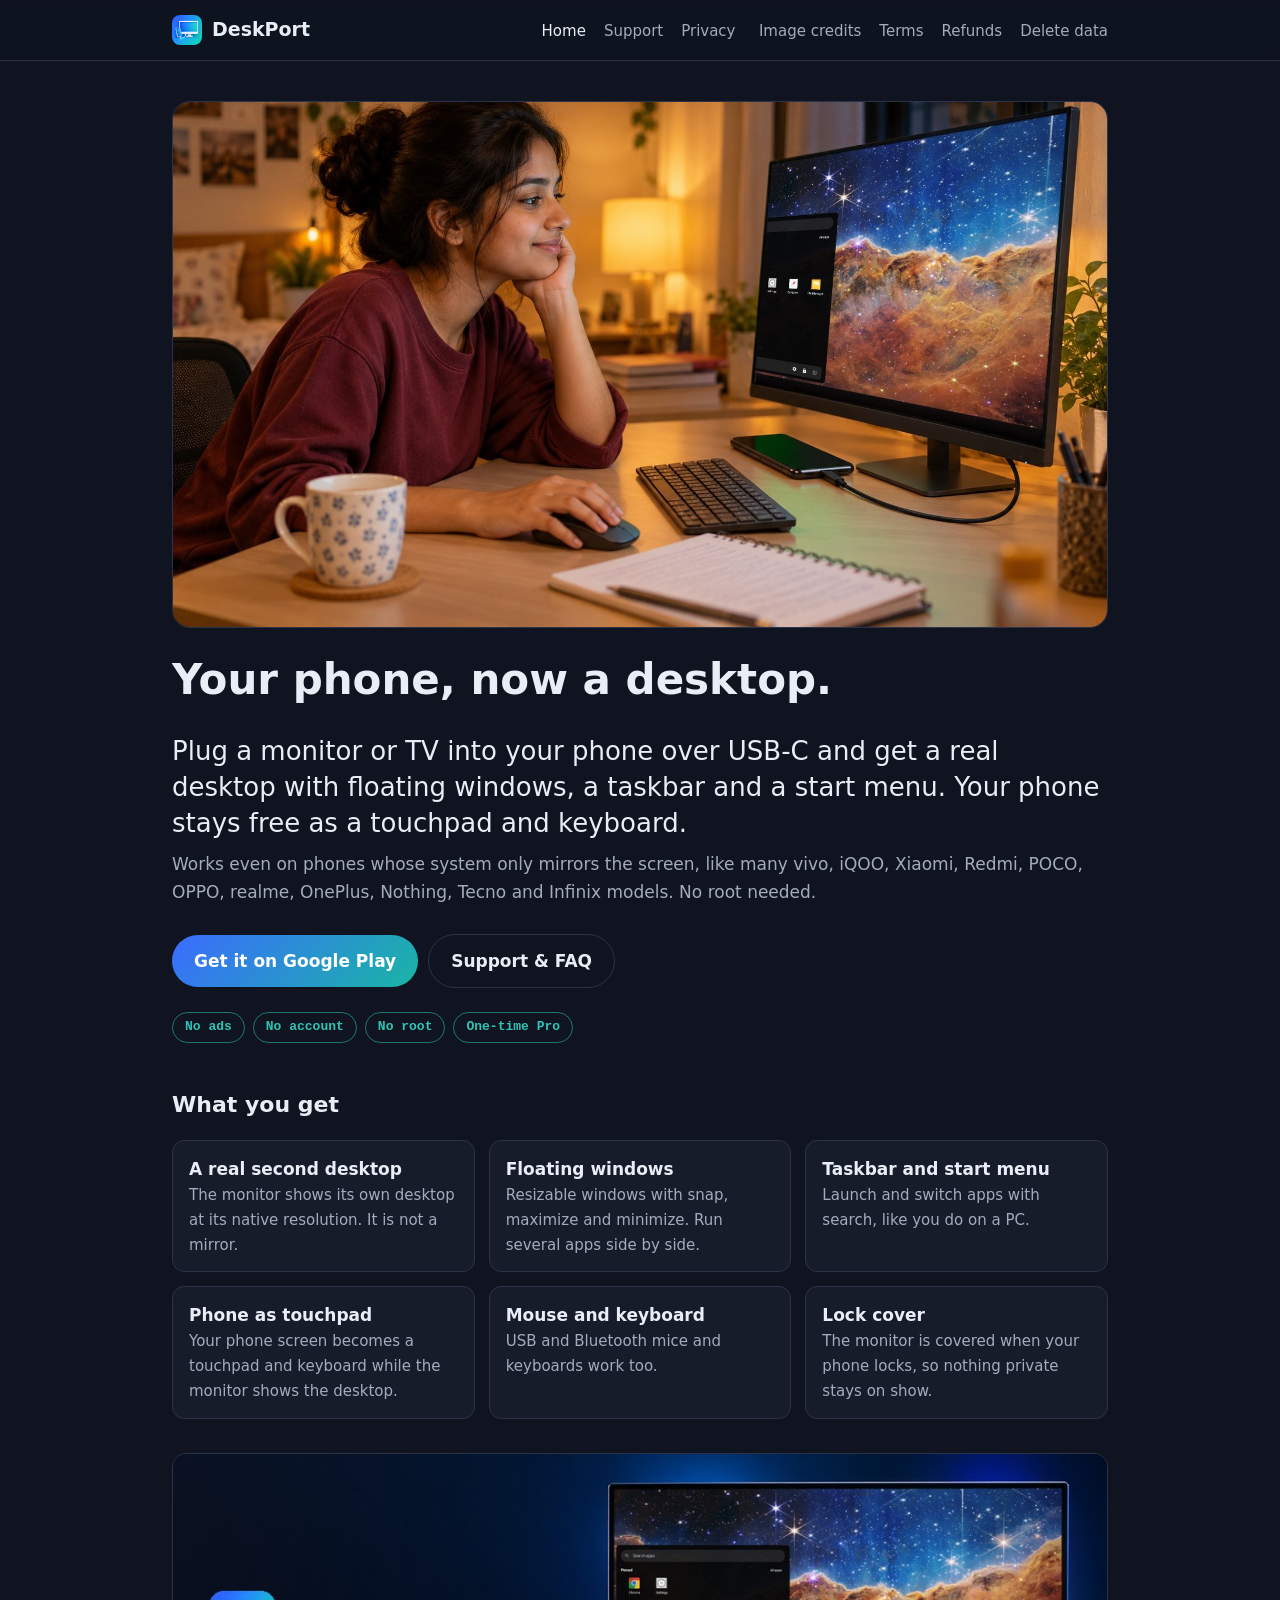
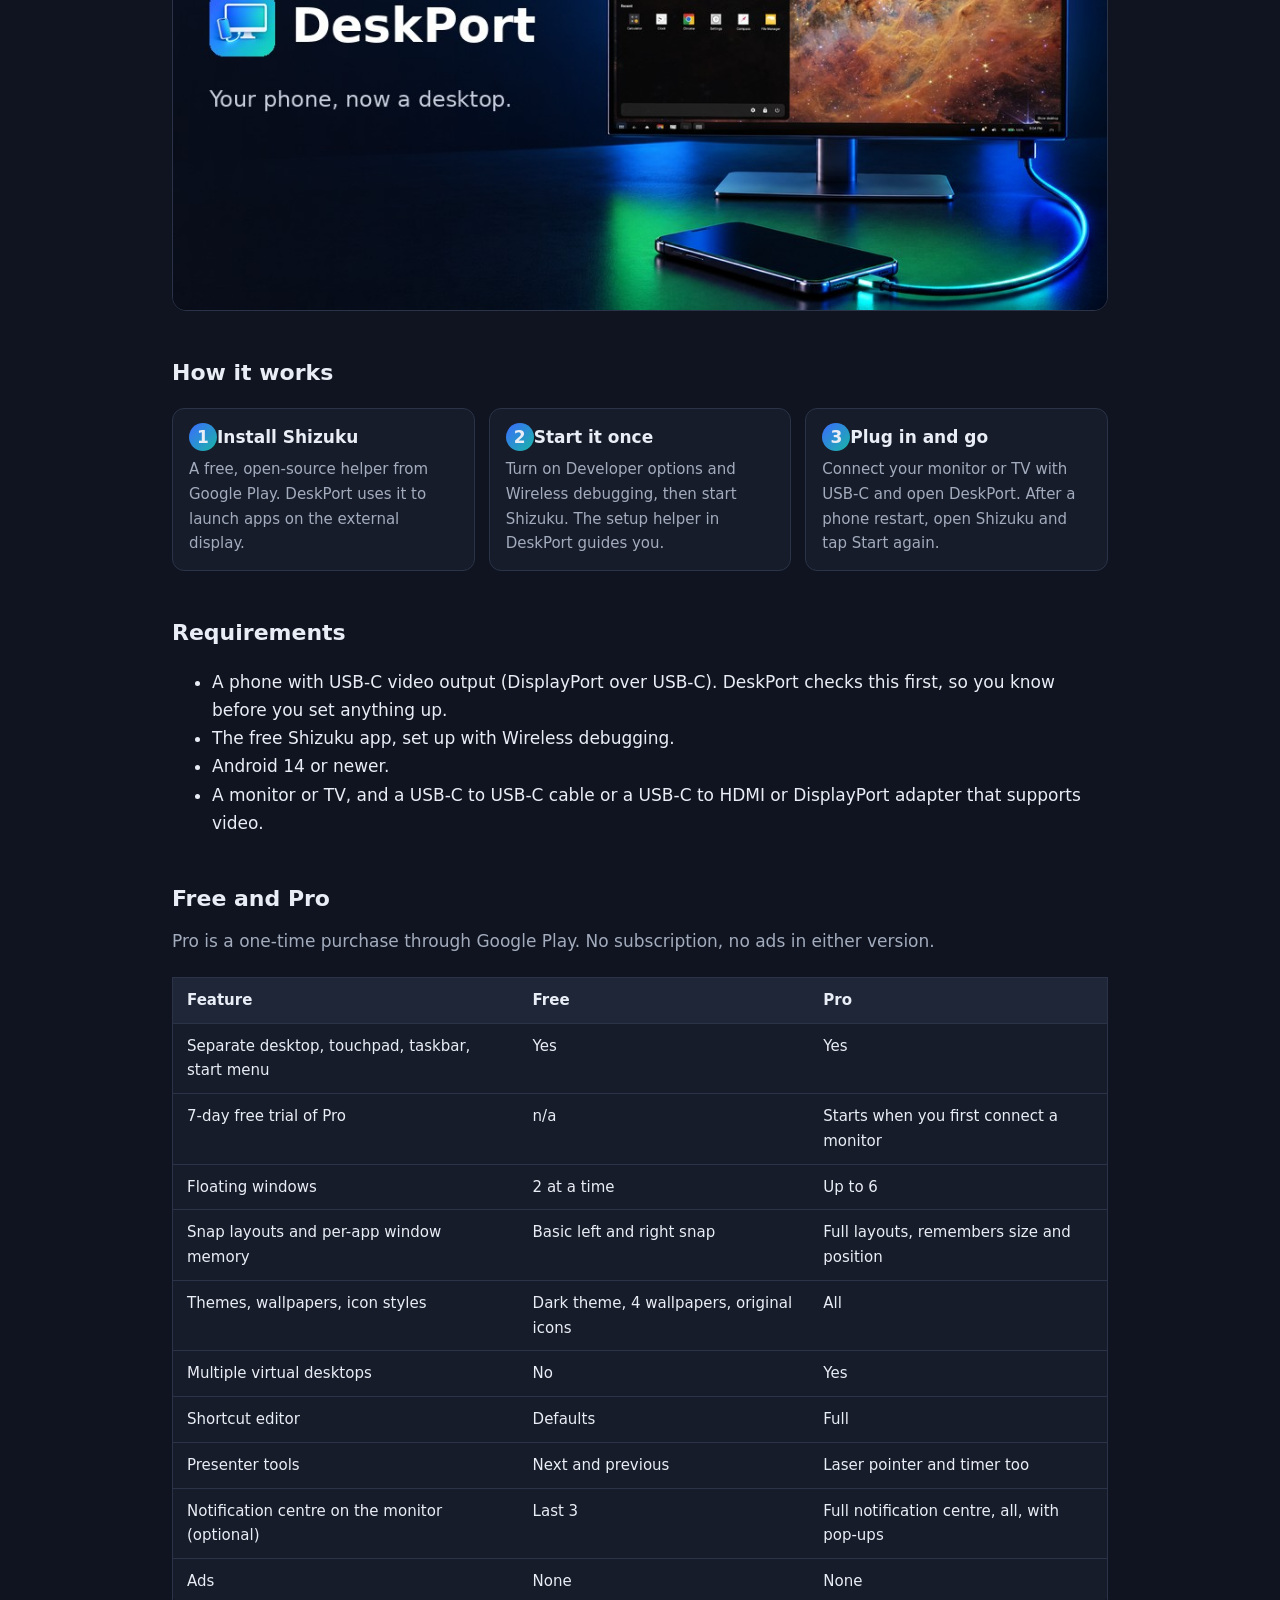
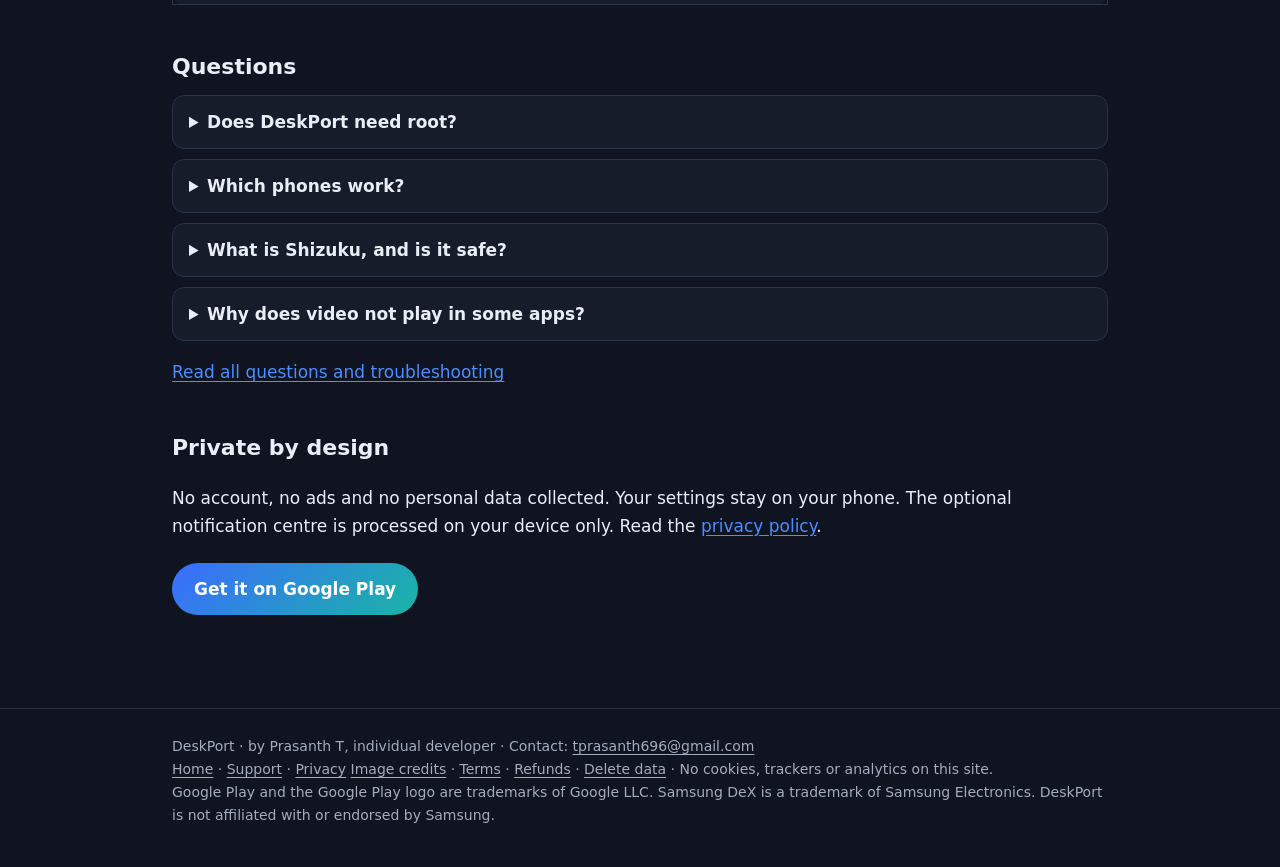
<file: index.html>
<!doctype html>
<html lang="en">
<head>
<meta charset="utf-8">
<meta name="viewport" content="width=device-width, initial-scale=1">
<title>DeskPort: Phone Desktop Mode. Your phone, now a desktop.</title>
<meta name="description" content="DeskPort turns your Android phone into a desktop PC on any monitor or TV over USB-C: windows, taskbar, start menu, mouse and keyboard. No ads, no accounts.">
<meta name="theme-color" content="#0F1420">
<link rel="canonical" href="https://prasantht96.github.io/deskport-site/">
<meta property="og:type" content="website">
<meta property="og:site_name" content="DeskPort">
<meta property="og:title" content="DeskPort: Phone Desktop Mode. Your phone, now a desktop.">
<meta property="og:description" content="DeskPort turns your Android phone into a desktop PC on any monitor or TV over USB-C: windows, taskbar, start menu, mouse and keyboard. No ads, no accounts.">
<meta property="og:url" content="https://prasantht96.github.io/deskport-site/">
<meta property="og:image" content="https://prasantht96.github.io/deskport-site/assets/og-1200x675.jpg">
<meta name="twitter:card" content="summary_large_image">
<meta name="twitter:title" content="DeskPort: Phone Desktop Mode. Your phone, now a desktop.">
<meta name="twitter:description" content="DeskPort turns your Android phone into a desktop PC on any monitor or TV over USB-C: windows, taskbar, start menu, mouse and keyboard. No ads, no accounts.">
<meta name="twitter:image" content="https://prasantht96.github.io/deskport-site/assets/og-1200x675.jpg">
<link rel="icon" type="image/png" sizes="32x32" href="assets/favicon-32.png">
<link rel="apple-touch-icon" href="assets/icon-192.png">
<link rel="stylesheet" href="assets/style.css">
</head>
<body>
<header class="top"><div class="wrap">
<a class="brand" href="index.html"><img src="assets/icon-192.png" alt="" width="30" height="30"><span>DeskPort</span></a>
<nav><a href="index.html" aria-current="page">Home</a><a href="support.html">Support</a><a href="privacy.html">Privacy</a> <a href="credits.html">Image credits</a><a href="terms.html">Terms</a><a href="refunds.html">Refunds</a><a href="delete-data.html">Delete data</a></nav>
</div></header>
<main><div class="wrap">
<div class="hero"><img src="assets/hero.jpg" width="1024" height="500" alt="DeskPort: a phone driving a desktop with windows and a taskbar on an external monitor."></div>
<h1 style="margin-top:28px">Your phone, now a desktop.</h1>
<p class="lede">Plug a monitor or TV into your phone over USB-C and get a real desktop with floating windows, a taskbar and a start menu. Your phone stays free as a touchpad and keyboard.</p>
<p class="sub">Works even on phones whose system only mirrors the screen, like many vivo, iQOO, Xiaomi, Redmi, POCO, OPPO, realme, OnePlus, Nothing, Tecno and Infinix models. No root needed.</p>
<p><a class="btn" href="https://play.google.com/store/apps/details?id=com.deskport.app">Get it on Google Play</a><a class="btn ghost" href="support.html">Support &amp; FAQ</a></p>
<ul class="chips"><li>No ads</li><li>No account</li><li>No root</li><li>One-time Pro</li></ul>

<h2>What you get</h2>
<ul class="feat">
<li><b>A real second desktop</b><span>The monitor shows its own desktop at its native resolution. It is not a mirror.</span></li>
<li><b>Floating windows</b><span>Resizable windows with snap, maximize and minimize. Run several apps side by side.</span></li>
<li><b>Taskbar and start menu</b><span>Launch and switch apps with search, like you do on a PC.</span></li>
<li><b>Phone as touchpad</b><span>Your phone screen becomes a touchpad and keyboard while the monitor shows the desktop.</span></li>
<li><b>Mouse and keyboard</b><span>USB and Bluetooth mice and keyboards work too.</span></li>
<li><b>Lock cover</b><span>The monitor is covered when your phone locks, so nothing private stays on show.</span></li>
</ul>
<div class="shot"><img src="assets/feature-1024x500.jpg" width="1024" height="500" alt="DeskPort desktop with floating windows on a monitor." loading="lazy"></div>

<h2>How it works</h2>
<ol class="steps">
<li><b>Install Shizuku</b><span>A free, open-source helper from Google Play. DeskPort uses it to launch apps on the external display.</span></li>
<li><b>Start it once</b><span>Turn on Developer options and Wireless debugging, then start Shizuku. The setup helper in DeskPort guides you.</span></li>
<li><b>Plug in and go</b><span>Connect your monitor or TV with USB-C and open DeskPort. After a phone restart, open Shizuku and tap Start again.</span></li>
</ol>

<h2>Requirements</h2>
<ul>
<li>A phone with USB-C video output (DisplayPort over USB-C). DeskPort checks this first, so you know before you set anything up.</li>
<li>The free Shizuku app, set up with Wireless debugging.</li>
<li>Android 14 or newer.</li>
<li>A monitor or TV, and a USB-C to USB-C cable or a USB-C to HDMI or DisplayPort adapter that supports video.</li>
</ul>

<h2>Free and Pro</h2>
<p class="sub">Pro is a one-time purchase through Google Play. No subscription, no ads in either version.</p>
<div class="tablewrap"><table>
<thead><tr><th>Feature</th><th>Free</th><th>Pro</th></tr></thead>
<tbody>
<tr><td>Separate desktop, touchpad, taskbar, start menu</td><td>Yes</td><td>Yes</td></tr>
<tr><td>7-day free trial of Pro</td><td>n/a</td><td>Starts when you first connect a monitor</td></tr>
<tr><td>Floating windows</td><td>2 at a time</td><td>Up to 6</td></tr>
<tr><td>Snap layouts and per-app window memory</td><td>Basic left and right snap</td><td>Full layouts, remembers size and position</td></tr>
<tr><td>Themes, wallpapers, icon styles</td><td>Dark theme, 4 wallpapers, original icons</td><td>All</td></tr>
<tr><td>Multiple virtual desktops</td><td>No</td><td>Yes</td></tr>
<tr><td>Shortcut editor</td><td>Defaults</td><td>Full</td></tr>
<tr><td>Presenter tools</td><td>Next and previous</td><td>Laser pointer and timer too</td></tr>
<tr><td>Notification centre on the monitor (optional)</td><td>Last 3</td><td>Full notification centre, all, with pop-ups</td></tr>
<tr><td>Ads</td><td>None</td><td>None</td></tr>
</tbody></table></div>

<h2>Questions</h2>
<details><summary>Does DeskPort need root?</summary><p>No. No root, no unlocked bootloader and no custom ROM.</p></details>
<details><summary>Which phones work?</summary><p>Phones with USB-C video output (DisplayPort over USB-C) work, including phones whose system only mirrors the screen, such as many vivo, iQOO, Xiaomi, Redmi, POCO, OPPO, realme, OnePlus, Nothing, Tecno and Infinix models. DeskPort checks compatibility first.</p></details>
<details><summary>What is Shizuku, and is it safe?</summary><p>Shizuku is a free, open-source app that lets other apps use limited system features after you approve them. DeskPort uses it to start apps on the external display. It only grants access to apps you allow, and you can revoke access any time in Shizuku.</p></details>
<details><summary>Why does video not play in some apps?</summary><p>Some apps, such as certain streaming apps, use DRM protection and may not play video inside windows. This is a limit set by those apps, not by DeskPort.</p></details>
<p><a href="support.html#faq">Read all questions and troubleshooting</a></p>

<h2>Private by design</h2>
<p>No account, no ads and no personal data collected. Your settings stay on your phone. The optional notification centre is processed on your device only. Read the <a href="privacy.html">privacy policy</a>.</p>
<p><a class="btn" href="https://play.google.com/store/apps/details?id=com.deskport.app">Get it on Google Play</a></p>

</div></main>
<footer><div class="wrap">
DeskPort · by Prasanth T, individual developer · Contact: <a href="mailto:tprasanth696@gmail.com">tprasanth696@gmail.com</a><br>
<a href="index.html">Home</a> · <a href="support.html">Support</a> · <a href="privacy.html">Privacy</a> <a href="credits.html">Image credits</a> · <a href="terms.html">Terms</a> · <a href="refunds.html">Refunds</a> · <a href="delete-data.html">Delete data</a> · No cookies, trackers or analytics on this site.<br>
Google Play and the Google Play logo are trademarks of Google LLC. Samsung DeX is a trademark of Samsung Electronics. DeskPort is not affiliated with or endorsed by Samsung.
</div></footer>
</body>
</html>
</file>
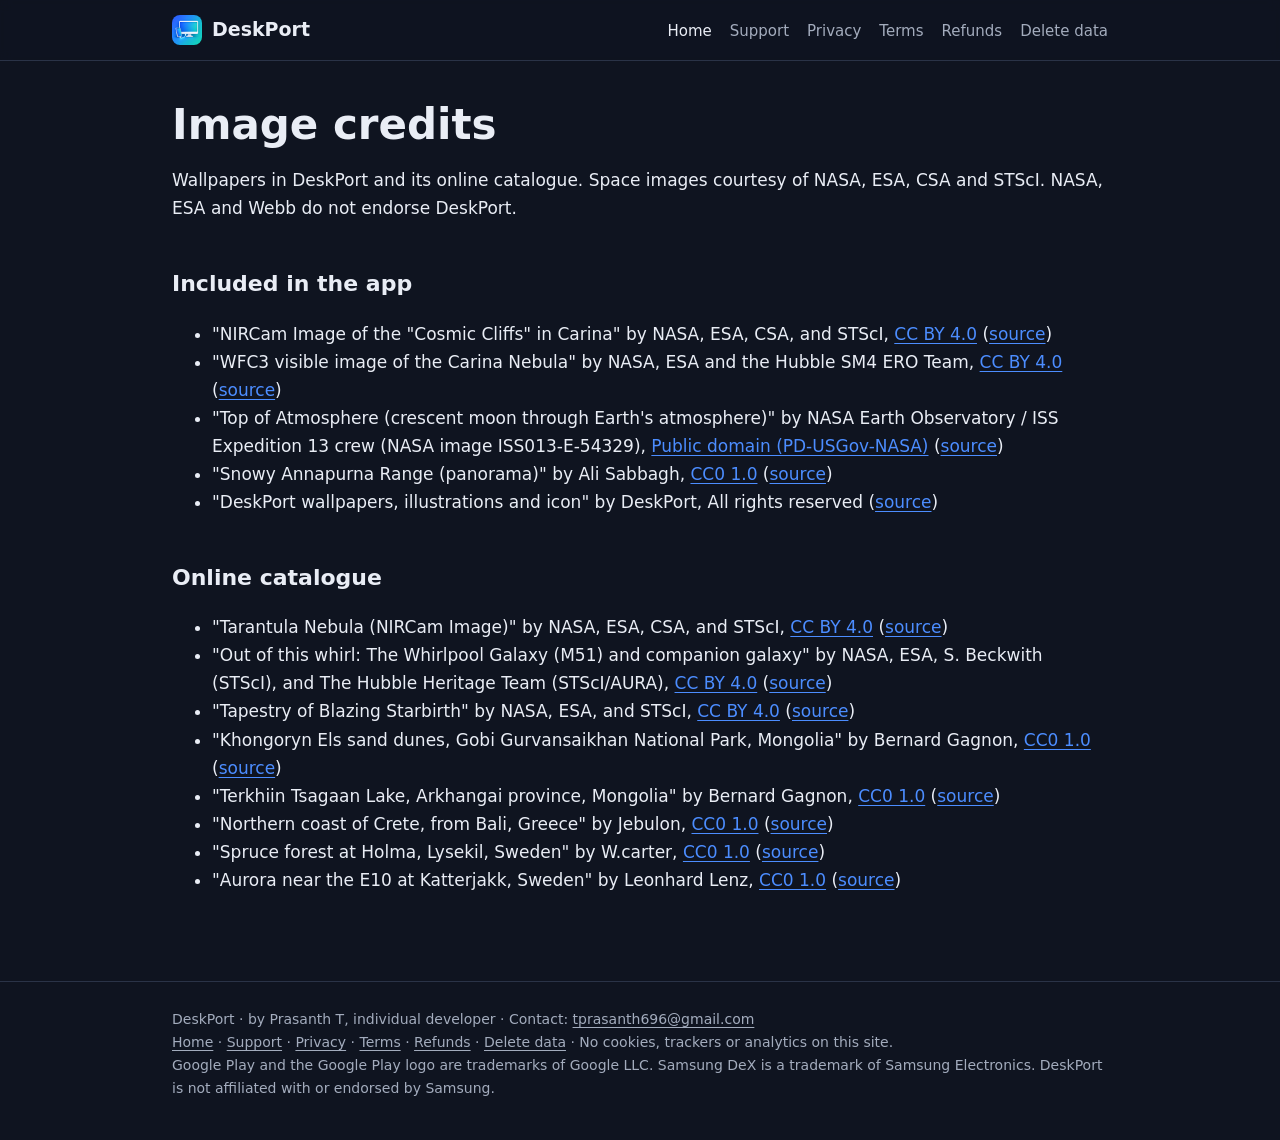
<file: credits.html>
<!doctype html>
<html lang="en">
<head>
<meta charset="utf-8">
<meta name="viewport" content="width=device-width, initial-scale=1">
<title>Image credits | DeskPort: Phone Desktop Mode. Your phone, now a desktop.</title>
<meta name="description" content="DeskPort turns your Android phone into a desktop PC on any monitor or TV over USB-C: windows, taskbar, start menu, mouse and keyboard. No ads, no accounts.">
<meta name="theme-color" content="#0F1420">
<link rel="canonical" href="https://prasantht96.github.io/deskport-site/">
<meta property="og:type" content="website">
<meta property="og:site_name" content="DeskPort">
<meta property="og:title" content="DeskPort: Phone Desktop Mode. Your phone, now a desktop.">
<meta property="og:description" content="DeskPort turns your Android phone into a desktop PC on any monitor or TV over USB-C: windows, taskbar, start menu, mouse and keyboard. No ads, no accounts.">
<meta property="og:url" content="https://prasantht96.github.io/deskport-site/">
<meta property="og:image" content="https://prasantht96.github.io/deskport-site/assets/og-1200x675.jpg">
<meta name="twitter:card" content="summary_large_image">
<meta name="twitter:title" content="DeskPort: Phone Desktop Mode. Your phone, now a desktop.">
<meta name="twitter:description" content="DeskPort turns your Android phone into a desktop PC on any monitor or TV over USB-C: windows, taskbar, start menu, mouse and keyboard. No ads, no accounts.">
<meta name="twitter:image" content="https://prasantht96.github.io/deskport-site/assets/og-1200x675.jpg">
<link rel="icon" type="image/png" sizes="32x32" href="assets/favicon-32.png">
<link rel="apple-touch-icon" href="assets/icon-192.png">
<link rel="stylesheet" href="assets/style.css">
</head>
<body>
<header class="top"><div class="wrap">
<a class="brand" href="index.html"><img src="assets/icon-192.png" alt="" width="30" height="30"><span>DeskPort</span></a>
<nav><a href="index.html" aria-current="page">Home</a><a href="support.html">Support</a><a href="privacy.html">Privacy</a><a href="terms.html">Terms</a><a href="refunds.html">Refunds</a><a href="delete-data.html">Delete data</a></nav>
</div></header>
<main><div class="wrap">
<h1>Image credits</h1>
<p>Wallpapers in DeskPort and its online catalogue. Space images courtesy of NASA, ESA, CSA and STScI. NASA, ESA and Webb do not endorse DeskPort.</p>
<h2>Included in the app</h2>
<ul>
<li>"NIRCam Image of the &quot;Cosmic Cliffs&quot; in Carina" by NASA, ESA, CSA, and STScI, <a href="https://creativecommons.org/licenses/by/4.0/">CC BY 4.0</a> (<a href="https://esawebb.org/images/weic2205a/">source</a>)</li>
<li>"WFC3 visible image of the Carina Nebula" by NASA, ESA and the Hubble SM4 ERO Team, <a href="https://creativecommons.org/licenses/by/4.0/">CC BY 4.0</a> (<a href="https://esahubble.org/images/heic0910e/">source</a>)</li>
<li>"Top of Atmosphere (crescent moon through Earth&#x27;s atmosphere)" by NASA Earth Observatory / ISS Expedition 13 crew (NASA image ISS013-E-54329), <a href="https://commons.wikimedia.org/wiki/Template:PD-USGov-NASA">Public domain (PD-USGov-NASA)</a> (<a href="https://commons.wikimedia.org/wiki/File:Top_of_Atmosphere.jpg">source</a>)</li>
<li>"Snowy Annapurna Range (panorama)" by Ali Sabbagh, <a href="https://creativecommons.org/publicdomain/zero/1.0/">CC0 1.0</a> (<a href="https://commons.wikimedia.org/wiki/File:Snowy_Annapurna_Range_-_panorama.jpg">source</a>)</li>
<li>"DeskPort wallpapers, illustrations and icon" by DeskPort, All rights reserved (<a href="https://prasantht96.github.io/deskport-site/">source</a>)</li>
</ul>
<h2>Online catalogue</h2>
<ul>
<li>"Tarantula Nebula (NIRCam Image)" by NASA, ESA, CSA, and STScI, <a href="https://creativecommons.org/licenses/by/4.0/">CC BY 4.0</a> (<a href="https://esawebb.org/images/weic2212a/">source</a>)</li>
<li>"Out of this whirl: The Whirlpool Galaxy (M51) and companion galaxy" by NASA, ESA, S. Beckwith (STScI), and The Hubble Heritage Team (STScI/AURA), <a href="https://creativecommons.org/licenses/by/4.0/">CC BY 4.0</a> (<a href="https://esahubble.org/images/heic0506a/">source</a>)</li>
<li>"Tapestry of Blazing Starbirth" by NASA, ESA, and STScI, <a href="https://creativecommons.org/licenses/by/4.0/">CC BY 4.0</a> (<a href="https://esahubble.org/images/heic2007a/">source</a>)</li>
<li>"Khongoryn Els sand dunes, Gobi Gurvansaikhan National Park, Mongolia" by Bernard Gagnon, <a href="https://creativecommons.org/publicdomain/zero/1.0/">CC0 1.0</a> (<a href="https://commons.wikimedia.org/wiki/File:Khongoryn_Els_02.jpg">source</a>)</li>
<li>"Terkhiin Tsagaan Lake, Arkhangai province, Mongolia" by Bernard Gagnon, <a href="https://creativecommons.org/publicdomain/zero/1.0/">CC0 1.0</a> (<a href="https://commons.wikimedia.org/wiki/File:Terkhiin_Tsagaan_Lake_01.jpg">source</a>)</li>
<li>"Northern coast of Crete, from Bali, Greece" by Jebulon, <a href="https://creativecommons.org/publicdomain/zero/1.0/">CC0 1.0</a> (<a href="https://commons.wikimedia.org/wiki/File:Northern_coast_Crete.jpg">source</a>)</li>
<li>"Spruce forest at Holma, Lysekil, Sweden" by W.carter, <a href="https://creativecommons.org/publicdomain/zero/1.0/">CC0 1.0</a> (<a href="https://commons.wikimedia.org/wiki/File:Spruce_forest_at_Holma.jpg">source</a>)</li>
<li>"Aurora near the E10 at Katterjakk, Sweden" by Leonhard Lenz, <a href="https://creativecommons.org/publicdomain/zero/1.0/">CC0 1.0</a> (<a href="https://commons.wikimedia.org/wiki/File:Aurora_near_E10_at_Katterj%C3%A5kk_2022-09-03_03.jpg">source</a>)</li>
</ul>
</div></main>
<footer><div class="wrap">
DeskPort · by Prasanth T, individual developer · Contact: <a href="mailto:tprasanth696@gmail.com">tprasanth696@gmail.com</a><br>
<a href="index.html">Home</a> · <a href="support.html">Support</a> · <a href="privacy.html">Privacy</a> · <a href="terms.html">Terms</a> · <a href="refunds.html">Refunds</a> · <a href="delete-data.html">Delete data</a> · No cookies, trackers or analytics on this site.<br>
Google Play and the Google Play logo are trademarks of Google LLC. Samsung DeX is a trademark of Samsung Electronics. DeskPort is not affiliated with or endorsed by Samsung.
</div></footer>
</body>
</html>
</file>
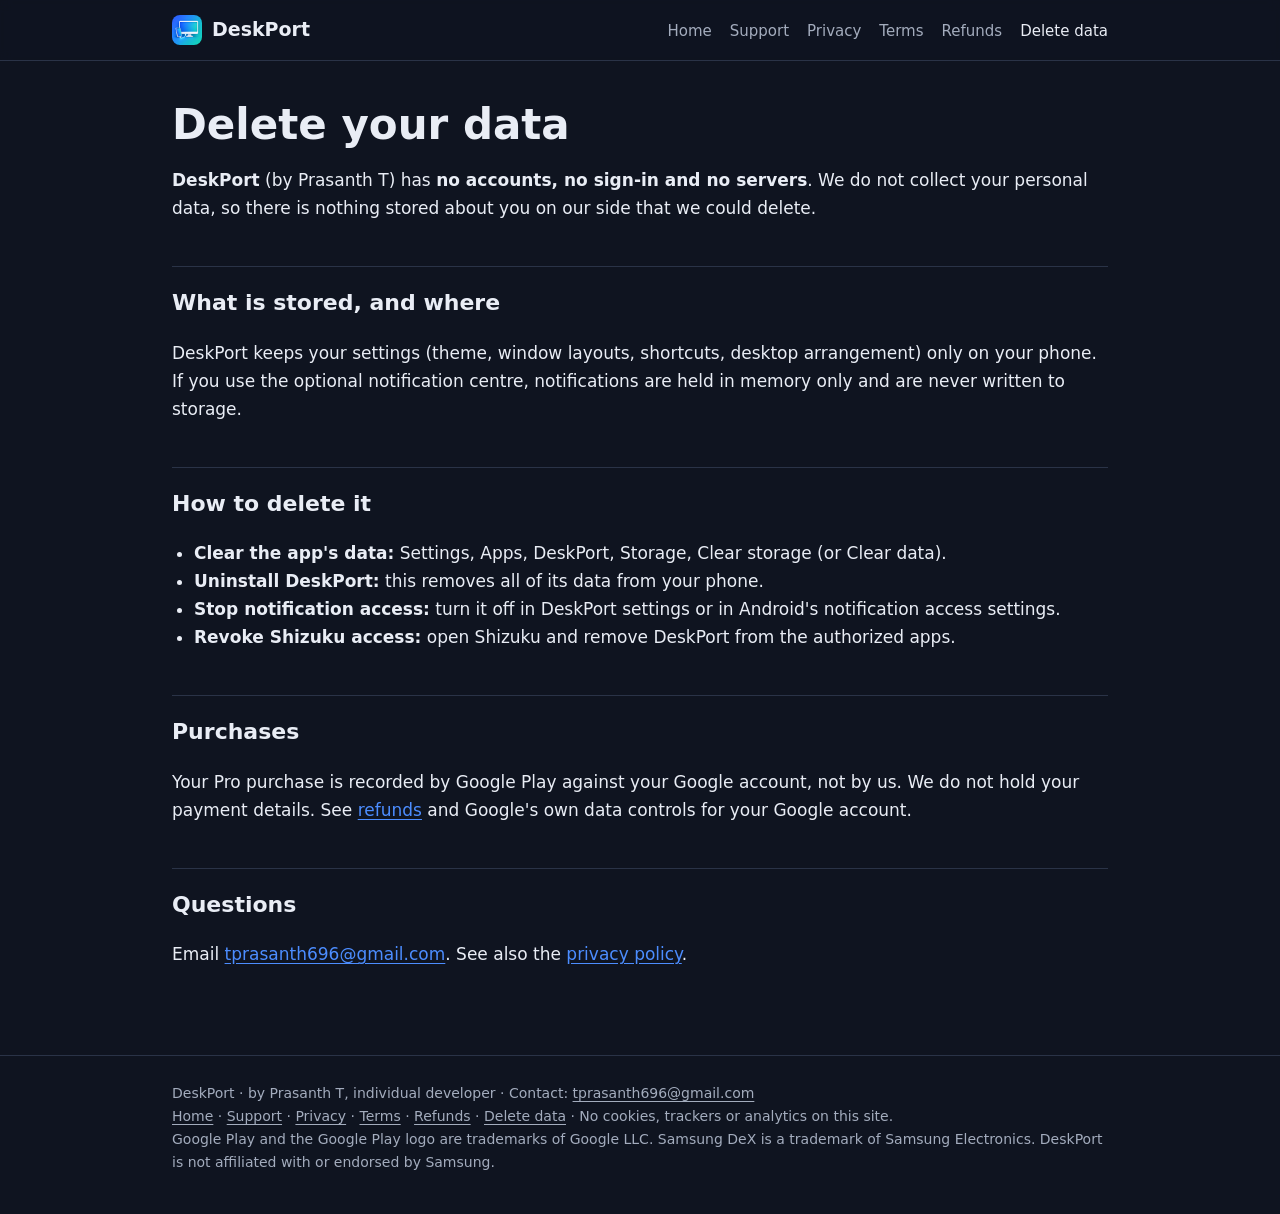
<file: delete-data.html>
<!doctype html>
<html lang="en">
<head>
<meta charset="utf-8">
<meta name="viewport" content="width=device-width, initial-scale=1">
<title>Delete your data | DeskPort</title>
<meta name="description" content="DeskPort stores data only on your phone and has no accounts or servers. Learn how to clear it by uninstalling or clearing storage.">
<meta name="theme-color" content="#0F1420">
<link rel="canonical" href="https://prasantht96.github.io/deskport-site/delete-data.html">
<meta property="og:type" content="website">
<meta property="og:site_name" content="DeskPort">
<meta property="og:title" content="Delete your data | DeskPort">
<meta property="og:description" content="DeskPort stores data only on your phone and has no accounts or servers. Learn how to clear it by uninstalling or clearing storage.">
<meta property="og:url" content="https://prasantht96.github.io/deskport-site/delete-data.html">
<meta property="og:image" content="https://prasantht96.github.io/deskport-site/assets/og-1200x675.jpg">
<meta name="twitter:card" content="summary_large_image">
<meta name="twitter:title" content="Delete your data | DeskPort">
<meta name="twitter:description" content="DeskPort stores data only on your phone and has no accounts or servers. Learn how to clear it by uninstalling or clearing storage.">
<meta name="twitter:image" content="https://prasantht96.github.io/deskport-site/assets/og-1200x675.jpg">
<link rel="icon" type="image/png" sizes="32x32" href="assets/favicon-32.png">
<link rel="apple-touch-icon" href="assets/icon-192.png">
<link rel="stylesheet" href="assets/style.css">
</head>
<body>
<header class="top"><div class="wrap">
<a class="brand" href="index.html"><img src="assets/icon-192.png" alt="" width="30" height="30"><span>DeskPort</span></a>
<nav><a href="index.html">Home</a><a href="support.html">Support</a><a href="privacy.html">Privacy</a><a href="terms.html">Terms</a><a href="refunds.html">Refunds</a><a href="delete-data.html" aria-current="page">Delete data</a></nav>
</div></header>
<main><div class="wrap">
<div class="doc">
<h1>Delete your data</h1>
<p><b>DeskPort</b> (by Prasanth T) has <b>no accounts, no sign-in and no servers</b>. We do not collect your personal data, so there is nothing stored about you on our side that we could delete.</p>

<h2>What is stored, and where</h2>
<p>DeskPort keeps your settings (theme, window layouts, shortcuts, desktop arrangement) only on your phone. If you use the optional notification centre, notifications are held in memory only and are never written to storage.</p>

<h2>How to delete it</h2>
<ul>
<li><b>Clear the app's data:</b> Settings, Apps, DeskPort, Storage, Clear storage (or Clear data).</li>
<li><b>Uninstall DeskPort:</b> this removes all of its data from your phone.</li>
<li><b>Stop notification access:</b> turn it off in DeskPort settings or in Android's notification access settings.</li>
<li><b>Revoke Shizuku access:</b> open Shizuku and remove DeskPort from the authorized apps.</li>
</ul>

<h2>Purchases</h2>
<p>Your Pro purchase is recorded by Google Play against your Google account, not by us. We do not hold your payment details. See <a href="refunds.html">refunds</a> and Google's own data controls for your Google account.</p>

<h2>Questions</h2>
<p>Email <a href="mailto:tprasanth696@gmail.com">tprasanth696@gmail.com</a>. See also the <a href="privacy.html">privacy policy</a>.</p>
</div>
</div></main>
<footer><div class="wrap">
DeskPort · by Prasanth T, individual developer · Contact: <a href="mailto:tprasanth696@gmail.com">tprasanth696@gmail.com</a><br>
<a href="index.html">Home</a> · <a href="support.html">Support</a> · <a href="privacy.html">Privacy</a> · <a href="terms.html">Terms</a> · <a href="refunds.html">Refunds</a> · <a href="delete-data.html">Delete data</a> · No cookies, trackers or analytics on this site.<br>
Google Play and the Google Play logo are trademarks of Google LLC. Samsung DeX is a trademark of Samsung Electronics. DeskPort is not affiliated with or endorsed by Samsung.
</div></footer>
</body>
</html>
</file>
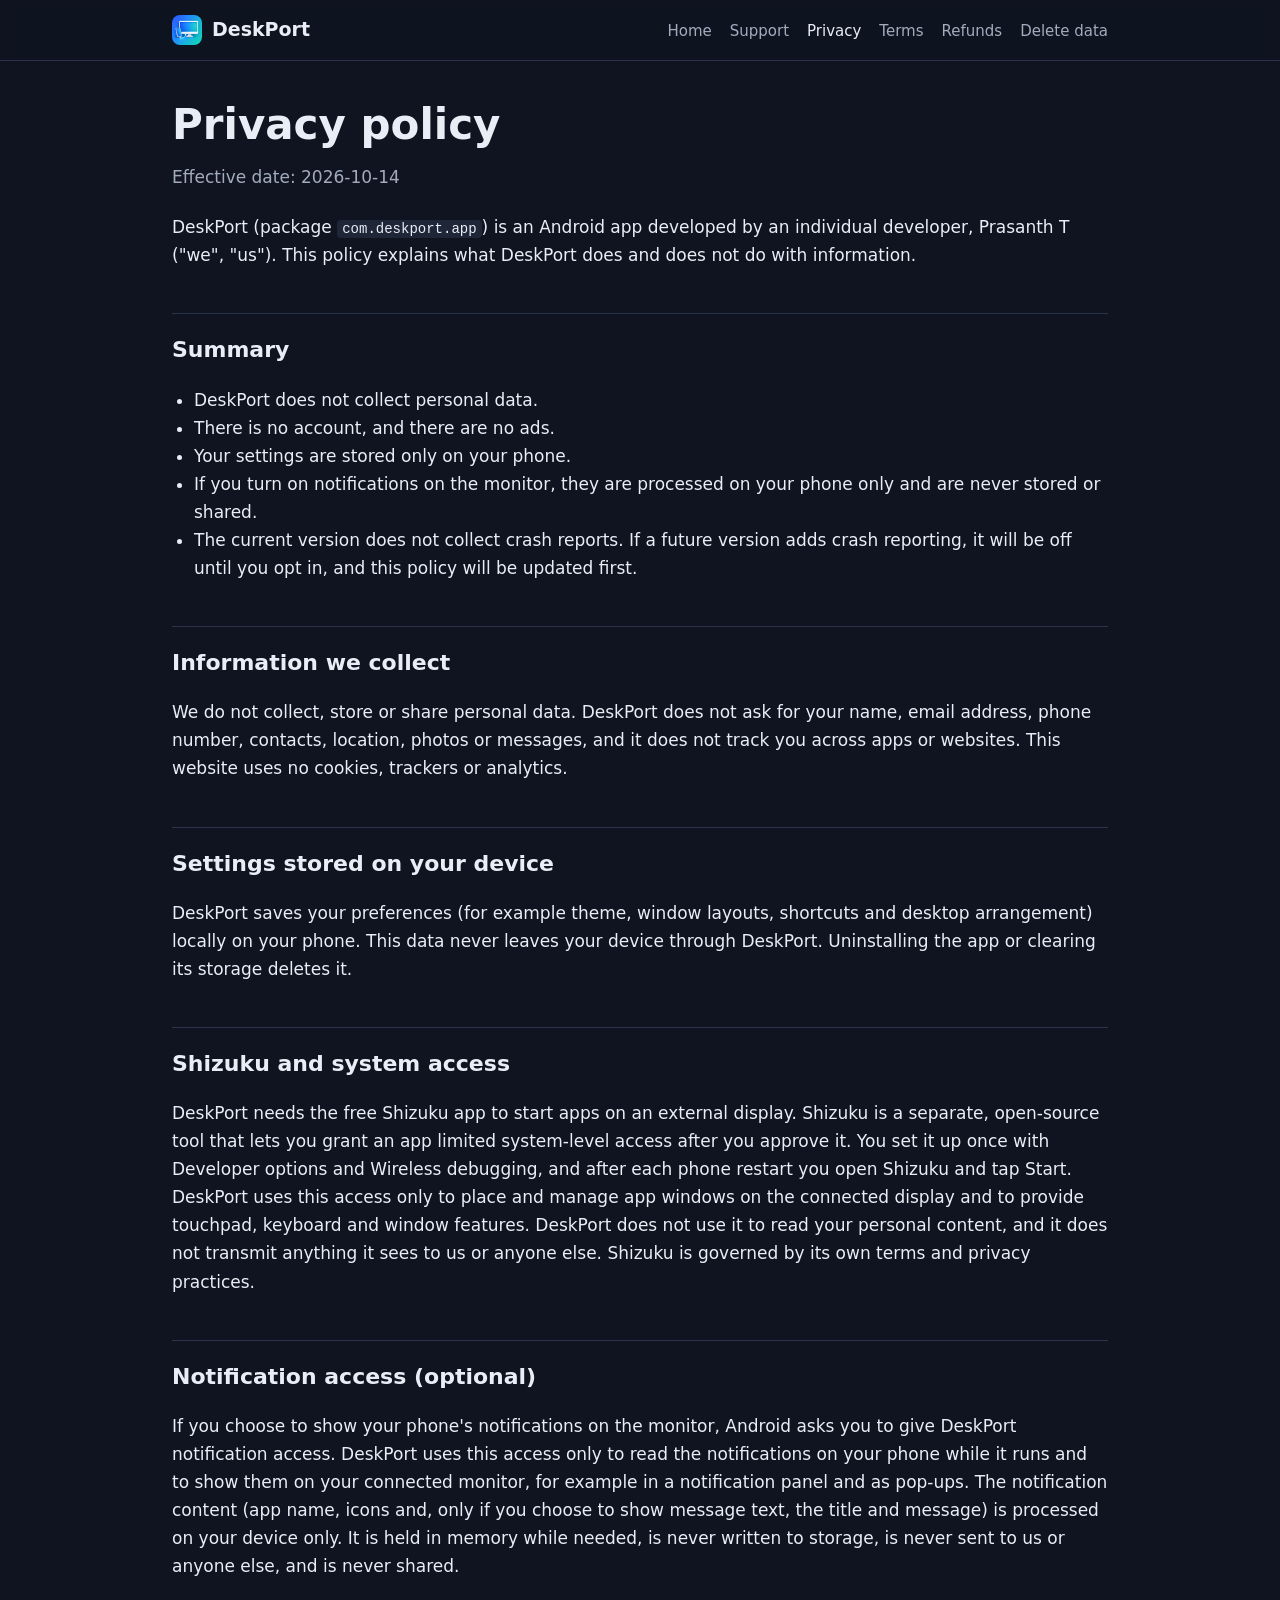
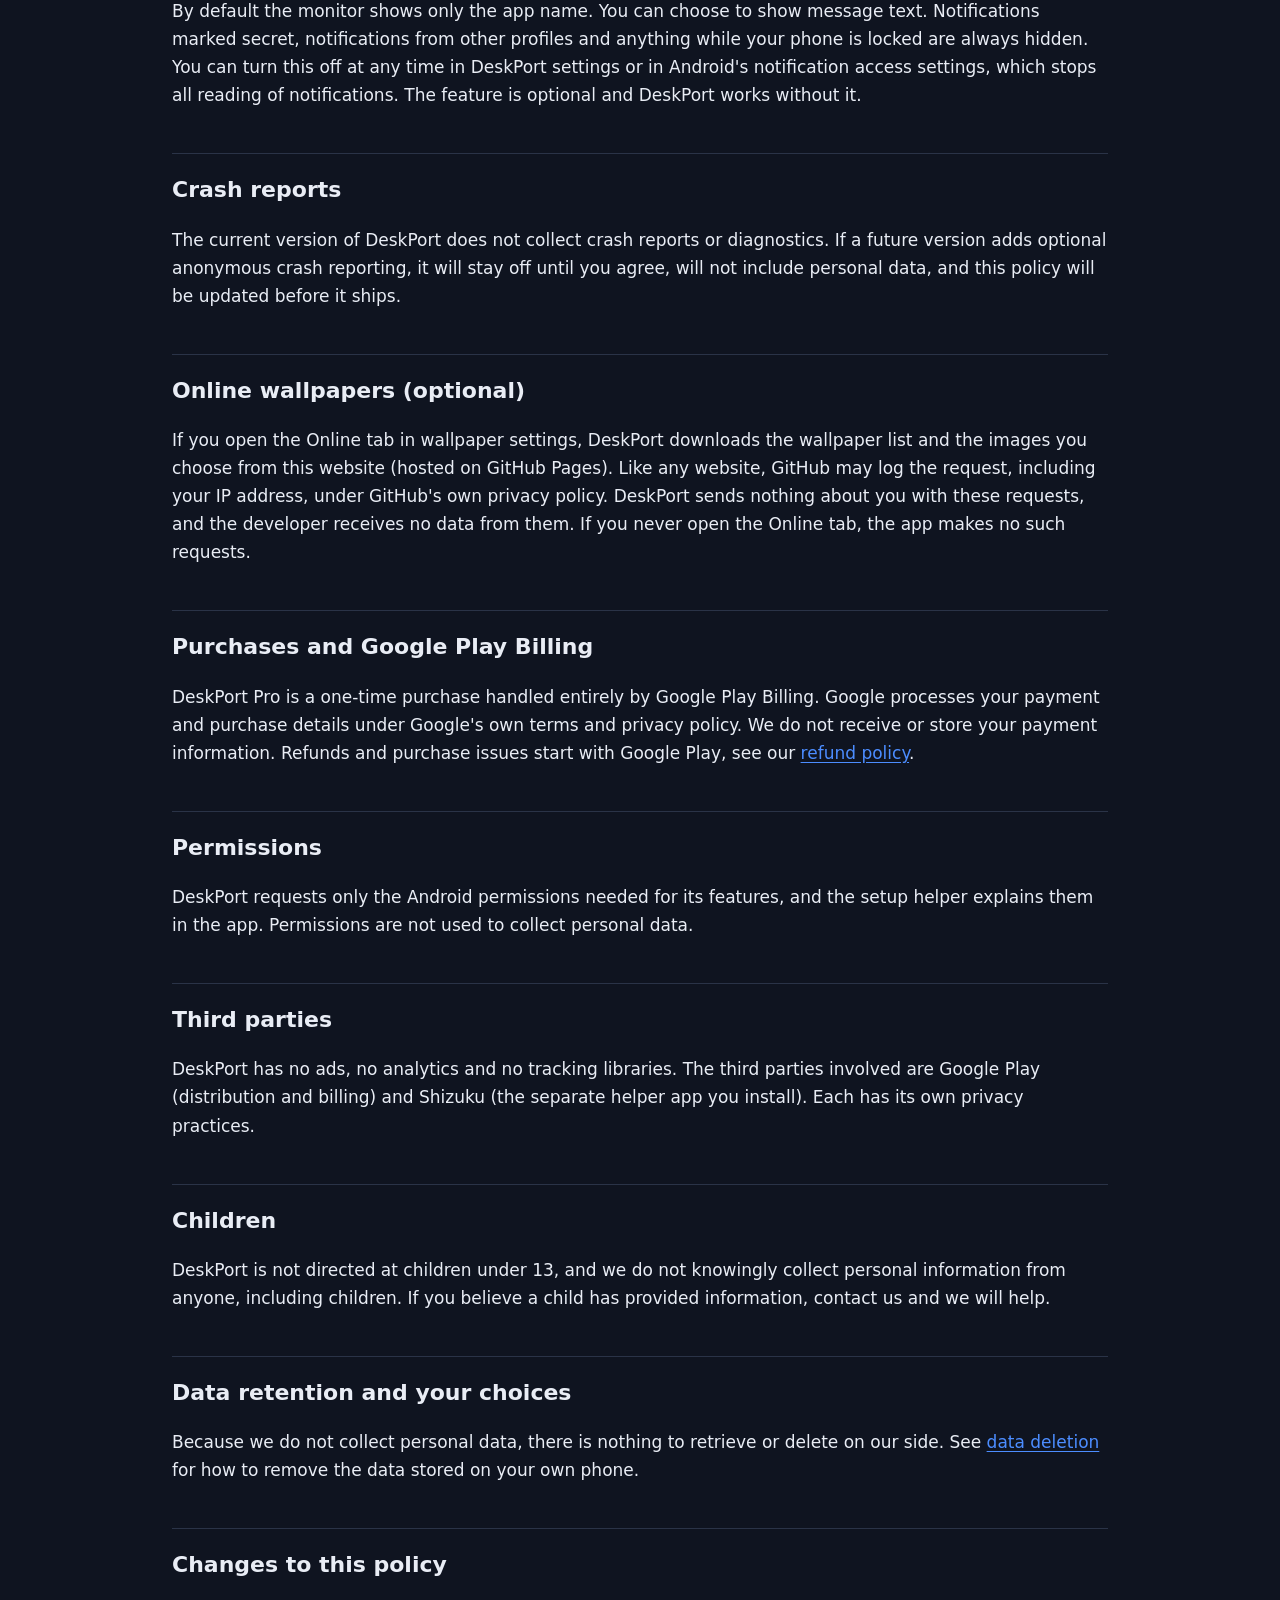
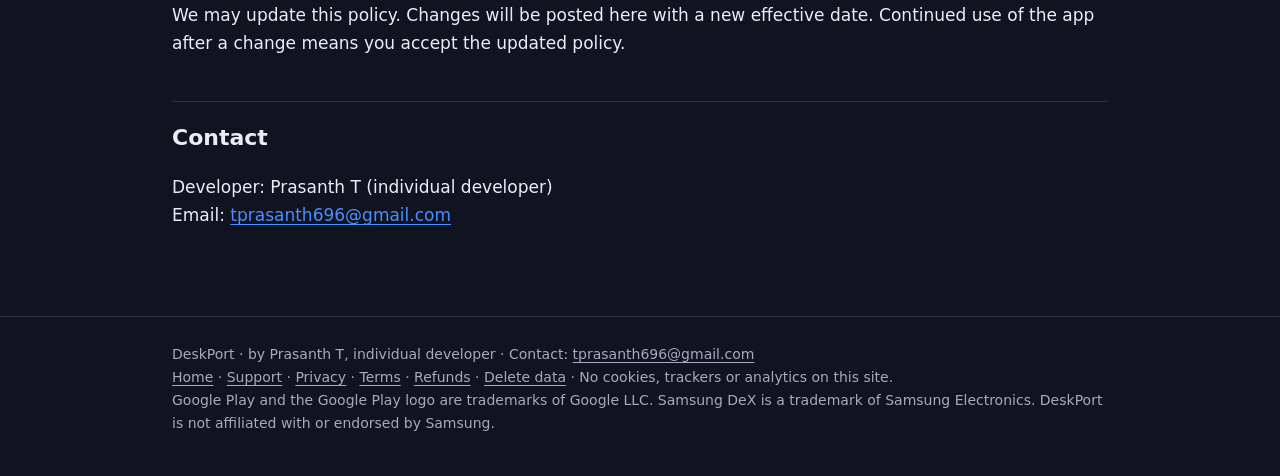
<file: privacy.html>
<!doctype html>
<html lang="en">
<head>
<meta charset="utf-8">
<meta name="viewport" content="width=device-width, initial-scale=1">
<title>Privacy policy | DeskPort</title>
<meta name="description" content="DeskPort privacy policy: no account, no ads, no personal data collected. Notification access is optional and processed on your device only.">
<meta name="theme-color" content="#0F1420">
<link rel="canonical" href="https://prasantht96.github.io/deskport-site/privacy.html">
<meta property="og:type" content="website">
<meta property="og:site_name" content="DeskPort">
<meta property="og:title" content="Privacy policy | DeskPort">
<meta property="og:description" content="DeskPort privacy policy: no account, no ads, no personal data collected. Notification access is optional and processed on your device only.">
<meta property="og:url" content="https://prasantht96.github.io/deskport-site/privacy.html">
<meta property="og:image" content="https://prasantht96.github.io/deskport-site/assets/og-1200x675.jpg">
<meta name="twitter:card" content="summary_large_image">
<meta name="twitter:title" content="Privacy policy | DeskPort">
<meta name="twitter:description" content="DeskPort privacy policy: no account, no ads, no personal data collected. Notification access is optional and processed on your device only.">
<meta name="twitter:image" content="https://prasantht96.github.io/deskport-site/assets/og-1200x675.jpg">
<link rel="icon" type="image/png" sizes="32x32" href="assets/favicon-32.png">
<link rel="apple-touch-icon" href="assets/icon-192.png">
<link rel="stylesheet" href="assets/style.css">
</head>
<body>
<header class="top"><div class="wrap">
<a class="brand" href="index.html"><img src="assets/icon-192.png" alt="" width="30" height="30"><span>DeskPort</span></a>
<nav><a href="index.html">Home</a><a href="support.html">Support</a><a href="privacy.html" aria-current="page">Privacy</a><a href="terms.html">Terms</a><a href="refunds.html">Refunds</a><a href="delete-data.html">Delete data</a></nav>
</div></header>
<main><div class="wrap">
<div class="doc">
<h1>Privacy policy</h1>
<p class="sub">Effective date: 2026-10-14</p>
<p>DeskPort (package <code>com.deskport.app</code>) is an Android app developed by an individual developer, Prasanth T ("we", "us"). This policy explains what DeskPort does and does not do with information.</p>

<h2>Summary</h2>
<ul>
<li>DeskPort does not collect personal data.</li>
<li>There is no account, and there are no ads.</li>
<li>Your settings are stored only on your phone.</li>
<li>If you turn on notifications on the monitor, they are processed on your phone only and are never stored or shared.</li>
<li>The current version does not collect crash reports. If a future version adds crash reporting, it will be off until you opt in, and this policy will be updated first.</li>
</ul>

<h2>Information we collect</h2>
<p>We do not collect, store or share personal data. DeskPort does not ask for your name, email address, phone number, contacts, location, photos or messages, and it does not track you across apps or websites. This website uses no cookies, trackers or analytics.</p>

<h2>Settings stored on your device</h2>
<p>DeskPort saves your preferences (for example theme, window layouts, shortcuts and desktop arrangement) locally on your phone. This data never leaves your device through DeskPort. Uninstalling the app or clearing its storage deletes it.</p>

<h2>Shizuku and system access</h2>
<p>DeskPort needs the free Shizuku app to start apps on an external display. Shizuku is a separate, open-source tool that lets you grant an app limited system-level access after you approve it. You set it up once with Developer options and Wireless debugging, and after each phone restart you open Shizuku and tap Start. DeskPort uses this access only to place and manage app windows on the connected display and to provide touchpad, keyboard and window features. DeskPort does not use it to read your personal content, and it does not transmit anything it sees to us or anyone else. Shizuku is governed by its own terms and privacy practices.</p>

<h2>Notification access (optional)</h2>
<p>If you choose to show your phone's notifications on the monitor, Android asks you to give DeskPort notification access. DeskPort uses this access only to read the notifications on your phone while it runs and to show them on your connected monitor, for example in a notification panel and as pop-ups. The notification content (app name, icons and, only if you choose to show message text, the title and message) is processed on your device only. It is held in memory while needed, is never written to storage, is never sent to us or anyone else, and is never shared.</p>
<p>By default the monitor shows only the app name. You can choose to show message text. Notifications marked secret, notifications from other profiles and anything while your phone is locked are always hidden. You can turn this off at any time in DeskPort settings or in Android's notification access settings, which stops all reading of notifications. The feature is optional and DeskPort works without it.</p>

<h2>Crash reports</h2>
<p>The current version of DeskPort does not collect crash reports or diagnostics. If a future version adds optional anonymous crash reporting, it will stay off until you agree, will not include personal data, and this policy will be updated before it ships.</p>

<h2>Online wallpapers (optional)</h2>
<p>If you open the Online tab in wallpaper settings, DeskPort downloads the wallpaper list and the images you choose from this website (hosted on GitHub Pages). Like any website, GitHub may log the request, including your IP address, under GitHub's own privacy policy. DeskPort sends nothing about you with these requests, and the developer receives no data from them. If you never open the Online tab, the app makes no such requests.</p>

<h2>Purchases and Google Play Billing</h2>
<p>DeskPort Pro is a one-time purchase handled entirely by Google Play Billing. Google processes your payment and purchase details under Google's own terms and privacy policy. We do not receive or store your payment information. Refunds and purchase issues start with Google Play, see our <a href="refunds.html">refund policy</a>.</p>

<h2>Permissions</h2>
<p>DeskPort requests only the Android permissions needed for its features, and the setup helper explains them in the app. Permissions are not used to collect personal data.</p>

<h2>Third parties</h2>
<p>DeskPort has no ads, no analytics and no tracking libraries. The third parties involved are Google Play (distribution and billing) and Shizuku (the separate helper app you install). Each has its own privacy practices.</p>

<h2>Children</h2>
<p>DeskPort is not directed at children under 13, and we do not knowingly collect personal information from anyone, including children. If you believe a child has provided information, contact us and we will help.</p>

<h2>Data retention and your choices</h2>
<p>Because we do not collect personal data, there is nothing to retrieve or delete on our side. See <a href="delete-data.html">data deletion</a> for how to remove the data stored on your own phone.</p>

<h2>Changes to this policy</h2>
<p>We may update this policy. Changes will be posted here with a new effective date. Continued use of the app after a change means you accept the updated policy.</p>

<h2>Contact</h2>
<p>Developer: Prasanth T (individual developer)<br>Email: <a href="mailto:tprasanth696@gmail.com">tprasanth696@gmail.com</a></p>
</div>
</div></main>
<footer><div class="wrap">
DeskPort · by Prasanth T, individual developer · Contact: <a href="mailto:tprasanth696@gmail.com">tprasanth696@gmail.com</a><br>
<a href="index.html">Home</a> · <a href="support.html">Support</a> · <a href="privacy.html">Privacy</a> · <a href="terms.html">Terms</a> · <a href="refunds.html">Refunds</a> · <a href="delete-data.html">Delete data</a> · No cookies, trackers or analytics on this site.<br>
Google Play and the Google Play logo are trademarks of Google LLC. Samsung DeX is a trademark of Samsung Electronics. DeskPort is not affiliated with or endorsed by Samsung.
</div></footer>
</body>
</html>
</file>
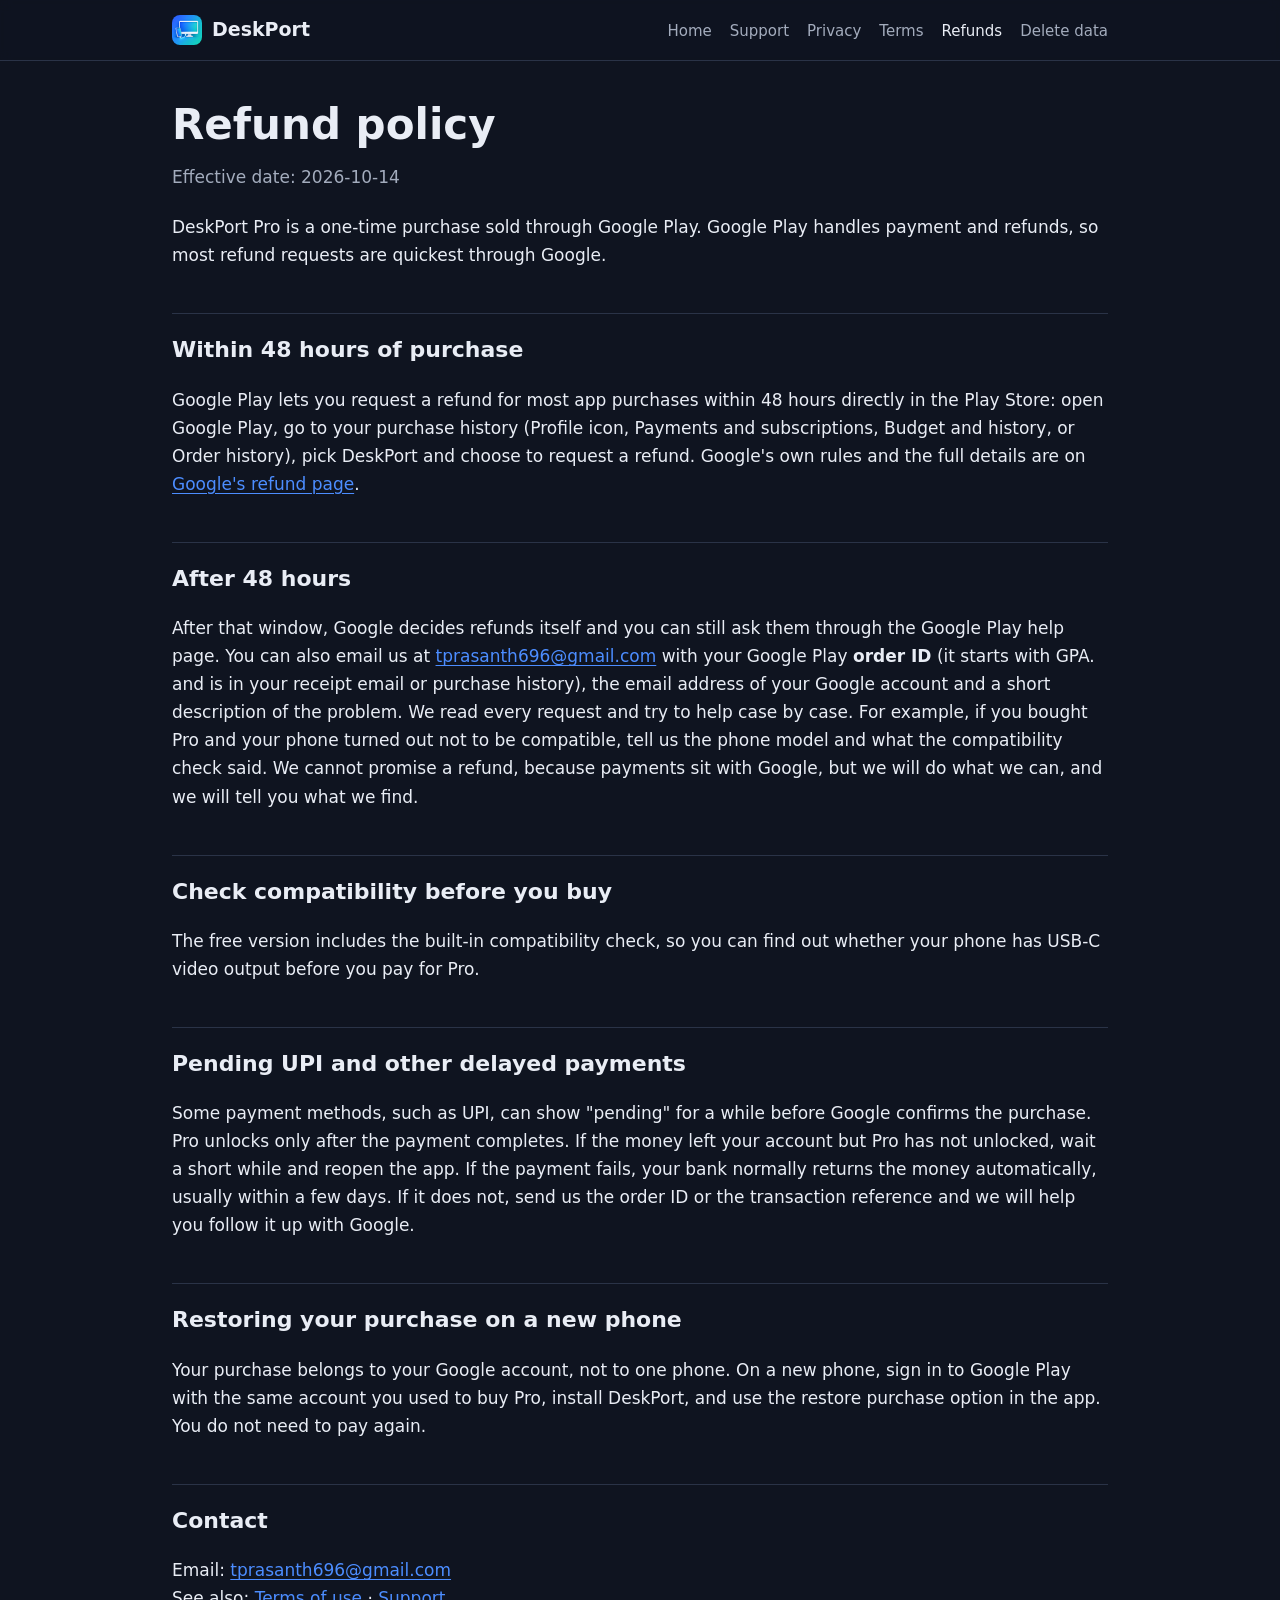
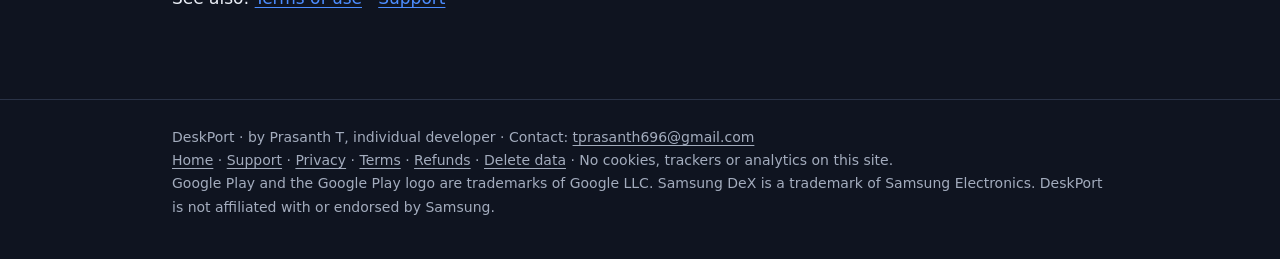
<file: refunds.html>
<!doctype html>
<html lang="en">
<head>
<meta charset="utf-8">
<meta name="viewport" content="width=device-width, initial-scale=1">
<title>Refund policy | DeskPort</title>
<meta name="description" content="How refunds work for DeskPort Pro: Google Play 48-hour refunds, help after that, pending UPI payments and restoring a purchase.">
<meta name="theme-color" content="#0F1420">
<link rel="canonical" href="https://prasantht96.github.io/deskport-site/refunds.html">
<meta property="og:type" content="website">
<meta property="og:site_name" content="DeskPort">
<meta property="og:title" content="Refund policy | DeskPort">
<meta property="og:description" content="How refunds work for DeskPort Pro: Google Play 48-hour refunds, help after that, pending UPI payments and restoring a purchase.">
<meta property="og:url" content="https://prasantht96.github.io/deskport-site/refunds.html">
<meta property="og:image" content="https://prasantht96.github.io/deskport-site/assets/og-1200x675.jpg">
<meta name="twitter:card" content="summary_large_image">
<meta name="twitter:title" content="Refund policy | DeskPort">
<meta name="twitter:description" content="How refunds work for DeskPort Pro: Google Play 48-hour refunds, help after that, pending UPI payments and restoring a purchase.">
<meta name="twitter:image" content="https://prasantht96.github.io/deskport-site/assets/og-1200x675.jpg">
<link rel="icon" type="image/png" sizes="32x32" href="assets/favicon-32.png">
<link rel="apple-touch-icon" href="assets/icon-192.png">
<link rel="stylesheet" href="assets/style.css">
</head>
<body>
<header class="top"><div class="wrap">
<a class="brand" href="index.html"><img src="assets/icon-192.png" alt="" width="30" height="30"><span>DeskPort</span></a>
<nav><a href="index.html">Home</a><a href="support.html">Support</a><a href="privacy.html">Privacy</a><a href="terms.html">Terms</a><a href="refunds.html" aria-current="page">Refunds</a><a href="delete-data.html">Delete data</a></nav>
</div></header>
<main><div class="wrap">
<div class="doc">
<h1>Refund policy</h1>
<p class="sub">Effective date: 2026-10-14</p>
<p>DeskPort Pro is a one-time purchase sold through Google Play. Google Play handles payment and refunds, so most refund requests are quickest through Google.</p>

<h2>Within 48 hours of purchase</h2>
<p>Google Play lets you request a refund for most app purchases within 48 hours directly in the Play Store: open Google Play, go to your purchase history (Profile icon, Payments and subscriptions, Budget and history, or Order history), pick DeskPort and choose to request a refund. Google's own rules and the full details are on <a href="https://support.google.com/googleplay/answer/2479637">Google's refund page</a>.</p>

<h2>After 48 hours</h2>
<p>After that window, Google decides refunds itself and you can still ask them through the Google Play help page. You can also email us at <a href="mailto:tprasanth696@gmail.com">tprasanth696@gmail.com</a> with your Google Play <b>order ID</b> (it starts with GPA. and is in your receipt email or purchase history), the email address of your Google account and a short description of the problem. We read every request and try to help case by case. For example, if you bought Pro and your phone turned out not to be compatible, tell us the phone model and what the compatibility check said. We cannot promise a refund, because payments sit with Google, but we will do what we can, and we will tell you what we find.</p>

<h2>Check compatibility before you buy</h2>
<p>The free version includes the built-in compatibility check, so you can find out whether your phone has USB-C video output before you pay for Pro.</p>

<h2>Pending UPI and other delayed payments</h2>
<p>Some payment methods, such as UPI, can show "pending" for a while before Google confirms the purchase. Pro unlocks only after the payment completes. If the money left your account but Pro has not unlocked, wait a short while and reopen the app. If the payment fails, your bank normally returns the money automatically, usually within a few days. If it does not, send us the order ID or the transaction reference and we will help you follow it up with Google.</p>

<h2>Restoring your purchase on a new phone</h2>
<p>Your purchase belongs to your Google account, not to one phone. On a new phone, sign in to Google Play with the same account you used to buy Pro, install DeskPort, and use the restore purchase option in the app. You do not need to pay again.</p>

<h2>Contact</h2>
<p>Email: <a href="mailto:tprasanth696@gmail.com">tprasanth696@gmail.com</a><br>See also: <a href="terms.html">Terms of use</a> · <a href="support.html">Support</a></p>
</div>
</div></main>
<footer><div class="wrap">
DeskPort · by Prasanth T, individual developer · Contact: <a href="mailto:tprasanth696@gmail.com">tprasanth696@gmail.com</a><br>
<a href="index.html">Home</a> · <a href="support.html">Support</a> · <a href="privacy.html">Privacy</a> · <a href="terms.html">Terms</a> · <a href="refunds.html">Refunds</a> · <a href="delete-data.html">Delete data</a> · No cookies, trackers or analytics on this site.<br>
Google Play and the Google Play logo are trademarks of Google LLC. Samsung DeX is a trademark of Samsung Electronics. DeskPort is not affiliated with or endorsed by Samsung.
</div></footer>
</body>
</html>
</file>
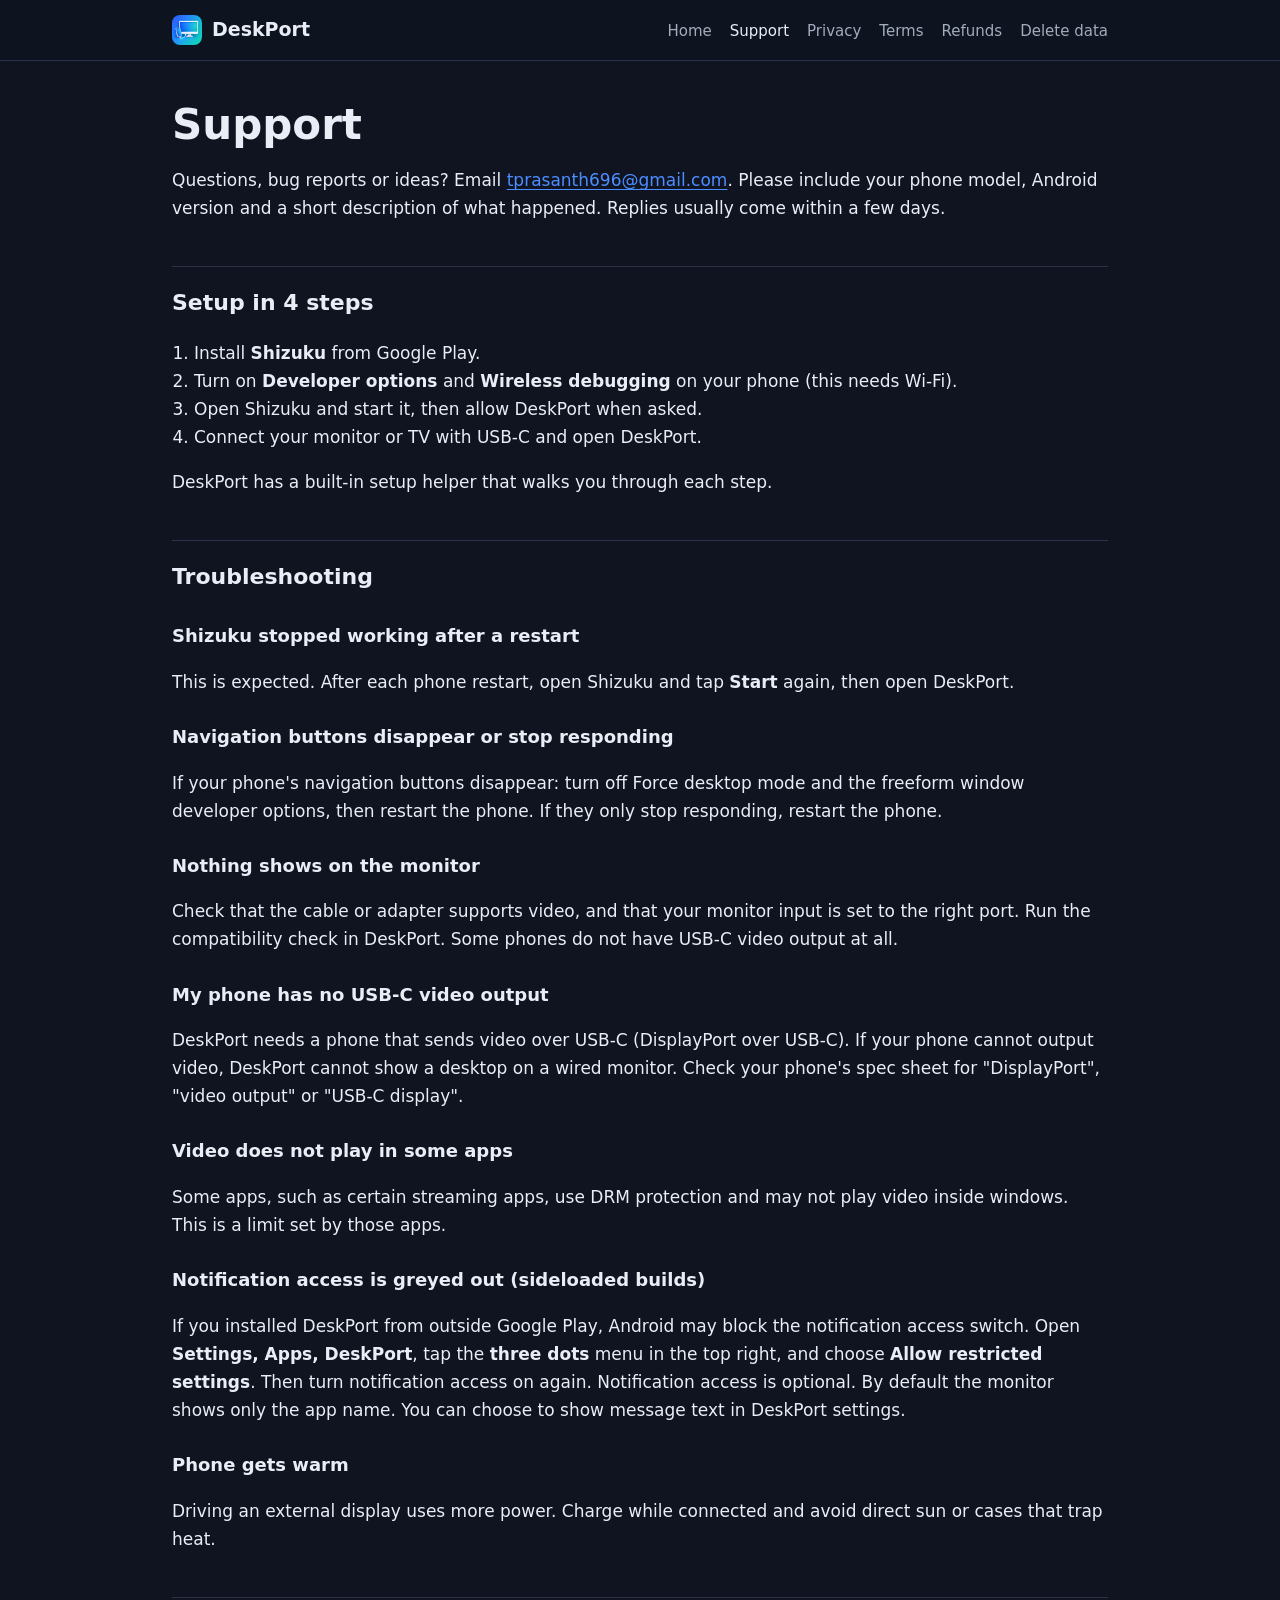
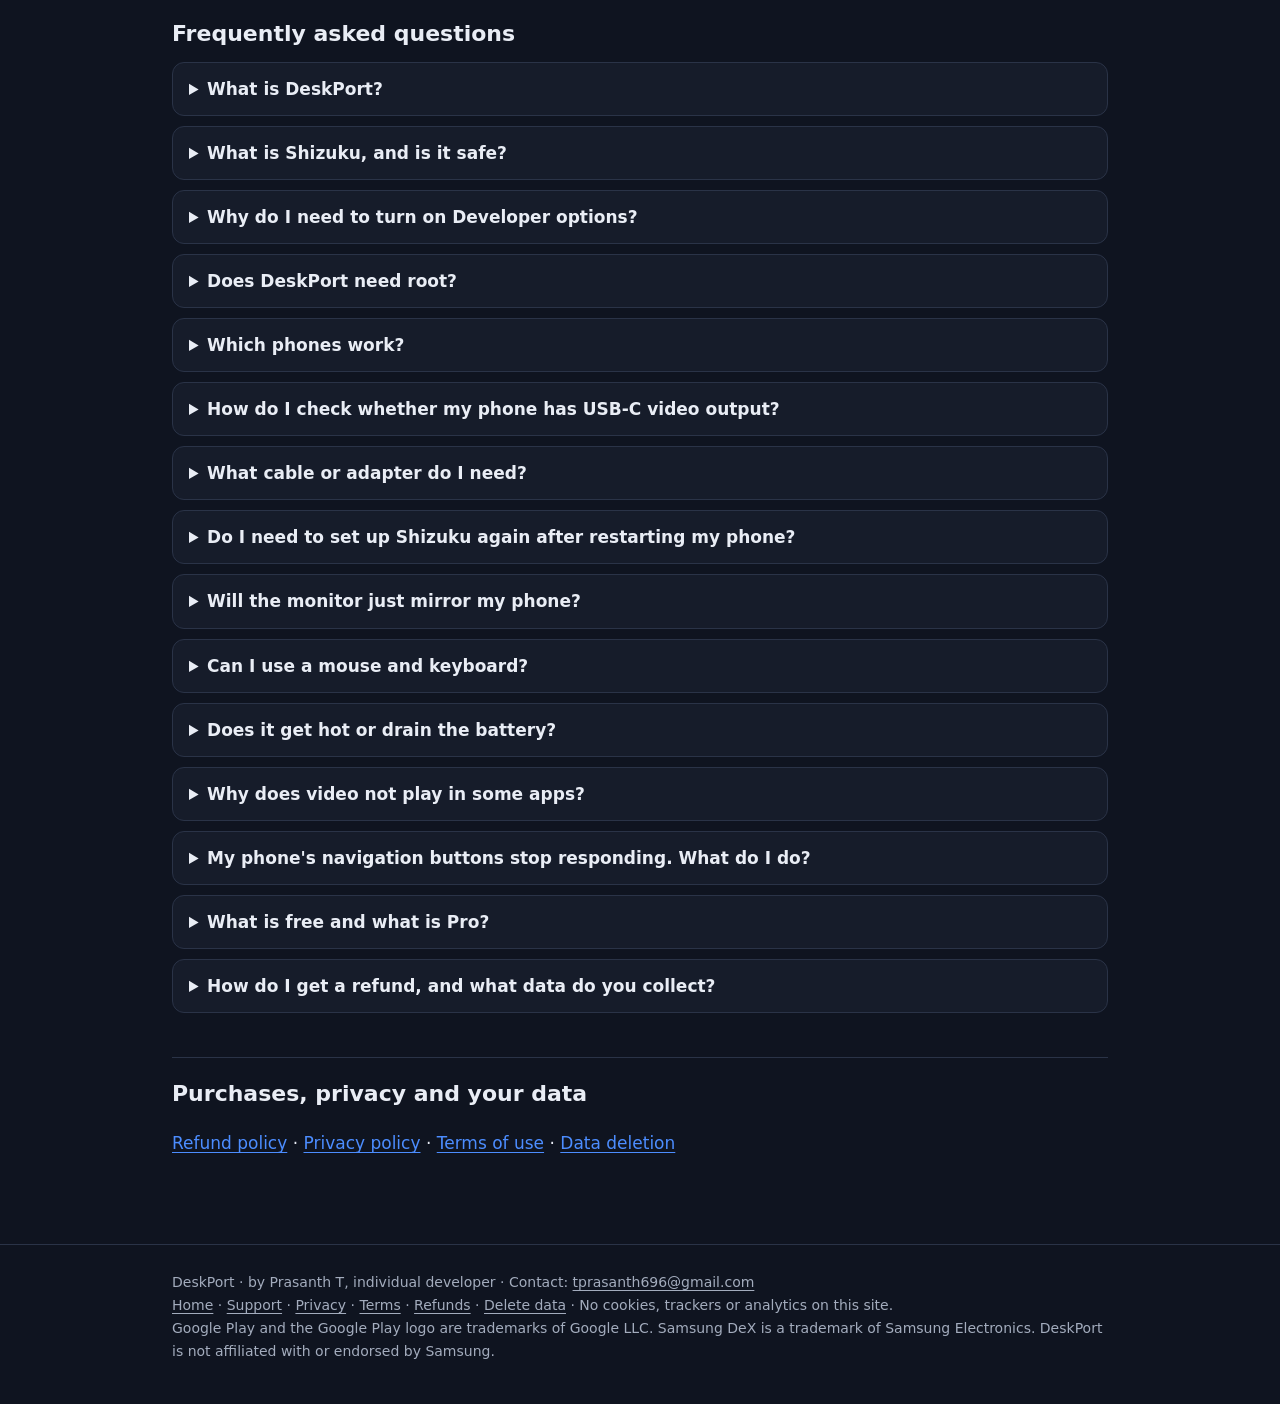
<file: support.html>
<!doctype html>
<html lang="en">
<head>
<meta charset="utf-8">
<meta name="viewport" content="width=device-width, initial-scale=1">
<title>Support and FAQ | DeskPort</title>
<meta name="description" content="Help for DeskPort: setup steps, troubleshooting for Shizuku, USB-C video output and notification access, plus frequently asked questions.">
<meta name="theme-color" content="#0F1420">
<link rel="canonical" href="https://prasantht96.github.io/deskport-site/support.html">
<meta property="og:type" content="website">
<meta property="og:site_name" content="DeskPort">
<meta property="og:title" content="Support and FAQ | DeskPort">
<meta property="og:description" content="Help for DeskPort: setup steps, troubleshooting for Shizuku, USB-C video output and notification access, plus frequently asked questions.">
<meta property="og:url" content="https://prasantht96.github.io/deskport-site/support.html">
<meta property="og:image" content="https://prasantht96.github.io/deskport-site/assets/og-1200x675.jpg">
<meta name="twitter:card" content="summary_large_image">
<meta name="twitter:title" content="Support and FAQ | DeskPort">
<meta name="twitter:description" content="Help for DeskPort: setup steps, troubleshooting for Shizuku, USB-C video output and notification access, plus frequently asked questions.">
<meta name="twitter:image" content="https://prasantht96.github.io/deskport-site/assets/og-1200x675.jpg">
<link rel="icon" type="image/png" sizes="32x32" href="assets/favicon-32.png">
<link rel="apple-touch-icon" href="assets/icon-192.png">
<link rel="stylesheet" href="assets/style.css">
</head>
<body>
<header class="top"><div class="wrap">
<a class="brand" href="index.html"><img src="assets/icon-192.png" alt="" width="30" height="30"><span>DeskPort</span></a>
<nav><a href="index.html">Home</a><a href="support.html" aria-current="page">Support</a><a href="privacy.html">Privacy</a><a href="terms.html">Terms</a><a href="refunds.html">Refunds</a><a href="delete-data.html">Delete data</a></nav>
</div></header>
<main><div class="wrap">
<div class="doc">
<h1>Support</h1>
<p>Questions, bug reports or ideas? Email <a href="mailto:tprasanth696@gmail.com">tprasanth696@gmail.com</a>. Please include your phone model, Android version and a short description of what happened. Replies usually come within a few days.</p>

<h2>Setup in 4 steps</h2>
<ol>
<li>Install <b>Shizuku</b> from Google Play.</li>
<li>Turn on <b>Developer options</b> and <b>Wireless debugging</b> on your phone (this needs Wi-Fi).</li>
<li>Open Shizuku and start it, then allow DeskPort when asked.</li>
<li>Connect your monitor or TV with USB-C and open DeskPort.</li>
</ol>
<p>DeskPort has a built-in setup helper that walks you through each step.</p>

<h2>Troubleshooting</h2>
<h3>Shizuku stopped working after a restart</h3>
<p>This is expected. After each phone restart, open Shizuku and tap <b>Start</b> again, then open DeskPort.</p>
<h3>Navigation buttons disappear or stop responding</h3>
<p>If your phone&#x27;s navigation buttons disappear: turn off Force desktop mode and the freeform window developer options, then restart the phone. If they only stop responding, restart the phone.</p>
<h3>Nothing shows on the monitor</h3>
<p>Check that the cable or adapter supports video, and that your monitor input is set to the right port. Run the compatibility check in DeskPort. Some phones do not have USB-C video output at all.</p>
<h3>My phone has no USB-C video output</h3>
<p>DeskPort needs a phone that sends video over USB-C (DisplayPort over USB-C). If your phone cannot output video, DeskPort cannot show a desktop on a wired monitor. Check your phone's spec sheet for "DisplayPort", "video output" or "USB-C display".</p>
<h3>Video does not play in some apps</h3>
<p>Some apps, such as certain streaming apps, use DRM protection and may not play video inside windows. This is a limit set by those apps.</p>
<h3>Notification access is greyed out (sideloaded builds)</h3>
<p>If you installed DeskPort from outside Google Play, Android may block the notification access switch. Open <b>Settings, Apps, DeskPort</b>, tap the <b>three dots</b> menu in the top right, and choose <b>Allow restricted settings</b>. Then turn notification access on again. Notification access is optional. By default the monitor shows only the app name. You can choose to show message text in DeskPort settings.</p>
<h3>Phone gets warm</h3>
<p>Driving an external display uses more power. Charge while connected and avoid direct sun or cases that trap heat.</p>

<h2 id="faq">Frequently asked questions</h2>
<details><summary>What is DeskPort?</summary><p>DeskPort turns your phone into a desktop PC on an external monitor or TV connected by USB-C. The monitor shows its own desktop with a taskbar, start menu and floating windows, while your phone stays usable as a touchpad and keyboard.</p></details>
<details><summary>What is Shizuku, and is it safe?</summary><p>Shizuku is a free, open-source app that lets other apps use limited system features after you approve them. DeskPort uses it to start apps on the external display. It only grants access to apps you allow, and you can revoke access any time in Shizuku.</p></details>
<details><summary>Why do I need to turn on Developer options?</summary><p>Shizuku starts through Wireless debugging, which lives inside Developer options. This is a one-time setup. The built-in setup helper in DeskPort walks you through each step.</p></details>
<details><summary>Does DeskPort need root?</summary><p>No. No root, no unlocked bootloader and no custom ROM.</p></details>
<details><summary>Which phones work?</summary><p>Phones with USB-C video output (DisplayPort over USB-C) work, including phones whose system only mirrors the screen, such as many vivo, iQOO, Xiaomi, Redmi, POCO, OPPO, realme, OnePlus, Nothing, Tecno and Infinix models. DeskPort checks compatibility first.</p></details>
<details><summary>How do I check whether my phone has USB-C video output?</summary><p>Open DeskPort and run the compatibility check. You can also check your phone's spec sheet for "DisplayPort", "video output" or "USB-C display". If you are unsure, try a USB-C to HDMI adapter or a USB-C to USB-C cable with a monitor.</p></details>
<details><summary>What cable or adapter do I need?</summary><p>Either a USB-C to USB-C cable (if your monitor has a USB-C video port) or a USB-C to HDMI or DisplayPort adapter or cable that supports video.</p></details>
<details><summary>Do I need to set up Shizuku again after restarting my phone?</summary><p>Yes. After each phone restart, open Shizuku and tap Start. DeskPort will then work as before.</p></details>
<details><summary>Will the monitor just mirror my phone?</summary><p>No. The monitor shows its own desktop at the monitor's native resolution, and your phone keeps its own screen for normal use.</p></details>
<details><summary>Can I use a mouse and keyboard?</summary><p>Yes. USB and Bluetooth mice and keyboards are supported. Without them, your phone works as a touchpad and keyboard.</p></details>
<details><summary>Does it get hot or drain the battery?</summary><p>Driving an external display uses more power and can warm the phone. Charging while connected is recommended, and keeping the phone out of direct sun and cases that trap heat helps.</p></details>
<details><summary>Why does video not play in some apps?</summary><p>Some apps, such as certain streaming apps, use DRM protection and may not play video inside windows. This is a limit set by those apps, not by DeskPort.</p></details>
<details><summary>My phone&#x27;s navigation buttons stop responding. What do I do?</summary><p>If your phone&#x27;s navigation buttons disappear: turn off Force desktop mode and the freeform window developer options, then restart the phone. If they only stop responding, restart the phone.</p></details>
<details><summary>What is free and what is Pro?</summary><p>Free includes the desktop, touchpad, taskbar, start menu and 2 windows. Pro is a one-time purchase (no subscription) and adds up to 6 windows, snap layouts and per-app window memory, all themes and customization, multiple virtual desktops, the shortcut editor, the laser pointer and presenter timer, and the full notification centre on the monitor. Free shows your latest 3 notifications and the presenter Next and Previous buttons. Pro starts with a 7-day free trial that begins the first time you connect a monitor.</p></details>
<details><summary>How do I get a refund, and what data do you collect?</summary><p>Refunds and purchase problems start with Google Play: open your Google Play purchase history, pick DeskPort and request a refund. See our <a href="refunds.html">refund policy</a> for details. DeskPort has no account and no ads, and collects no personal data. Contact: <a href="mailto:tprasanth696@gmail.com">tprasanth696@gmail.com</a>.</p></details>

<h2>Purchases, privacy and your data</h2>
<p><a href="refunds.html">Refund policy</a> · <a href="privacy.html">Privacy policy</a> · <a href="terms.html">Terms of use</a> · <a href="delete-data.html">Data deletion</a></p>
</div>
</div></main>
<footer><div class="wrap">
DeskPort · by Prasanth T, individual developer · Contact: <a href="mailto:tprasanth696@gmail.com">tprasanth696@gmail.com</a><br>
<a href="index.html">Home</a> · <a href="support.html">Support</a> · <a href="privacy.html">Privacy</a> · <a href="terms.html">Terms</a> · <a href="refunds.html">Refunds</a> · <a href="delete-data.html">Delete data</a> · No cookies, trackers or analytics on this site.<br>
Google Play and the Google Play logo are trademarks of Google LLC. Samsung DeX is a trademark of Samsung Electronics. DeskPort is not affiliated with or endorsed by Samsung.
</div></footer>
</body>
</html>
</file>
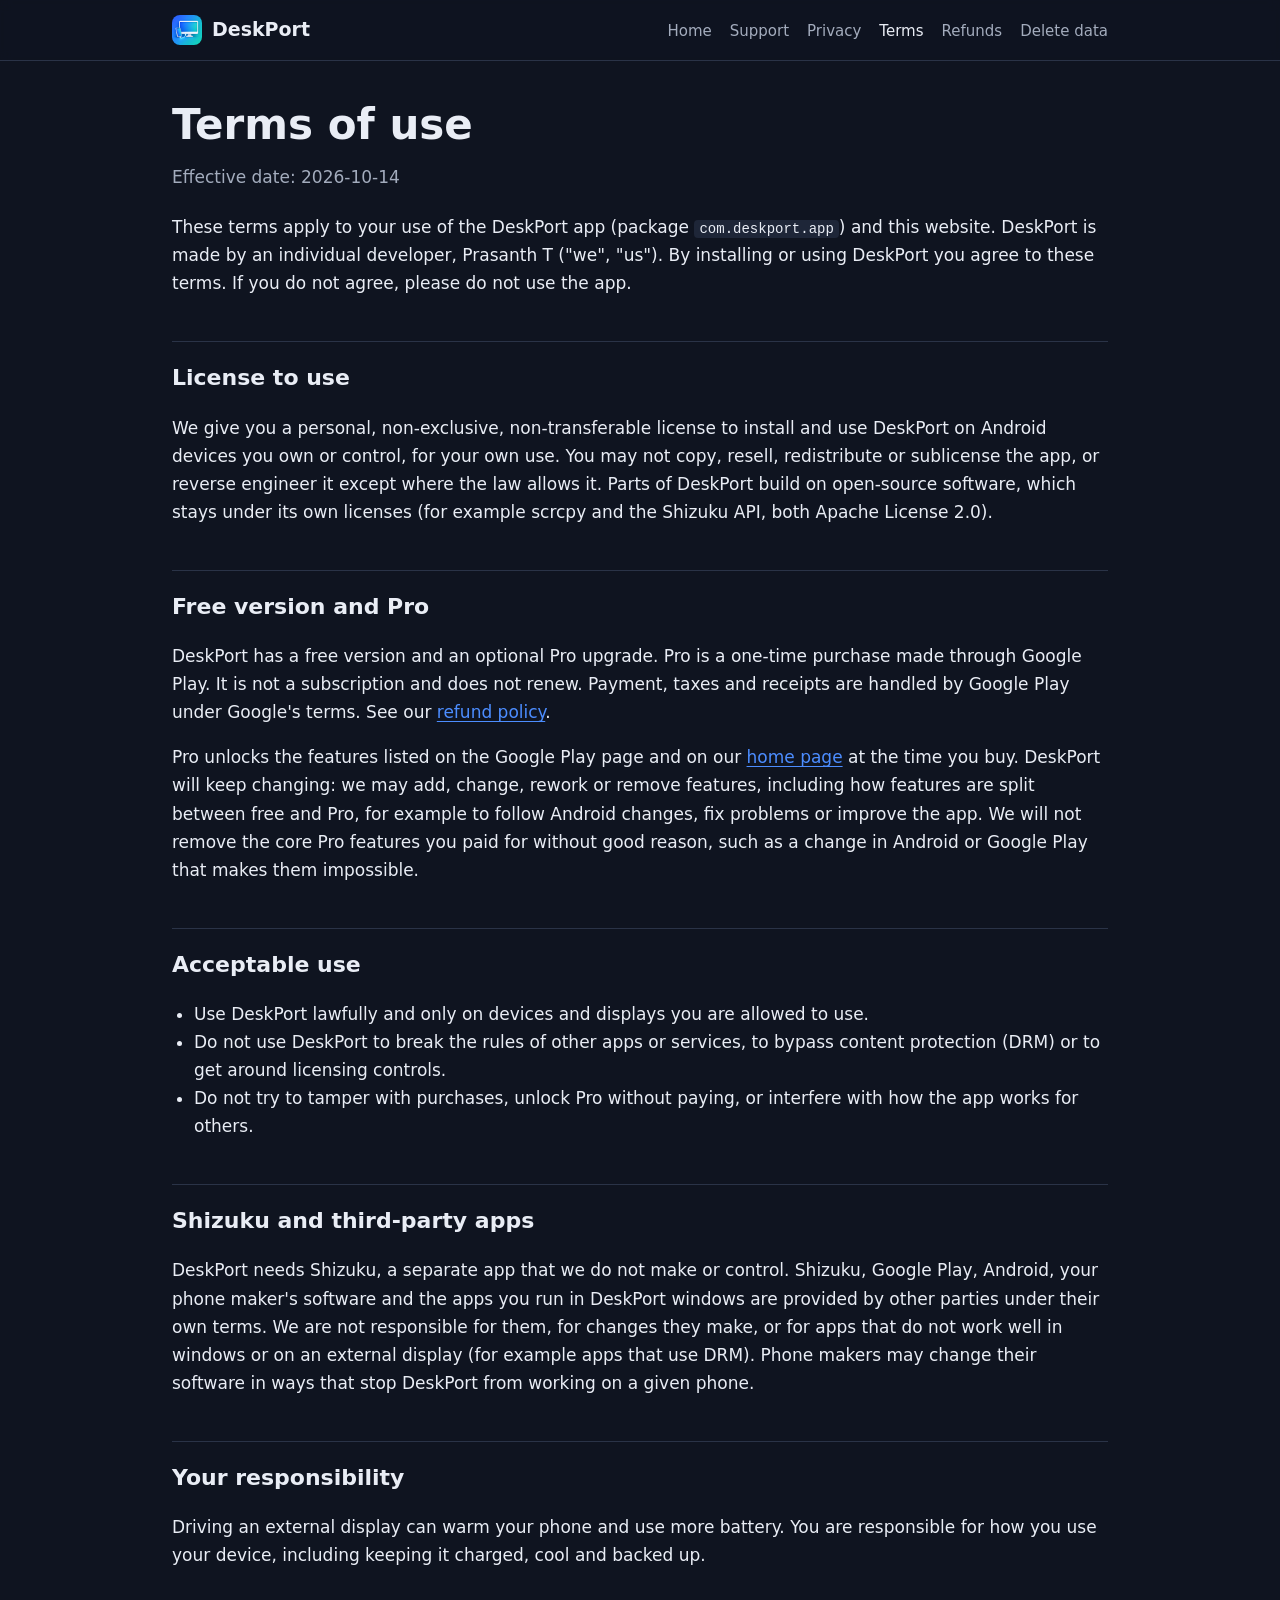
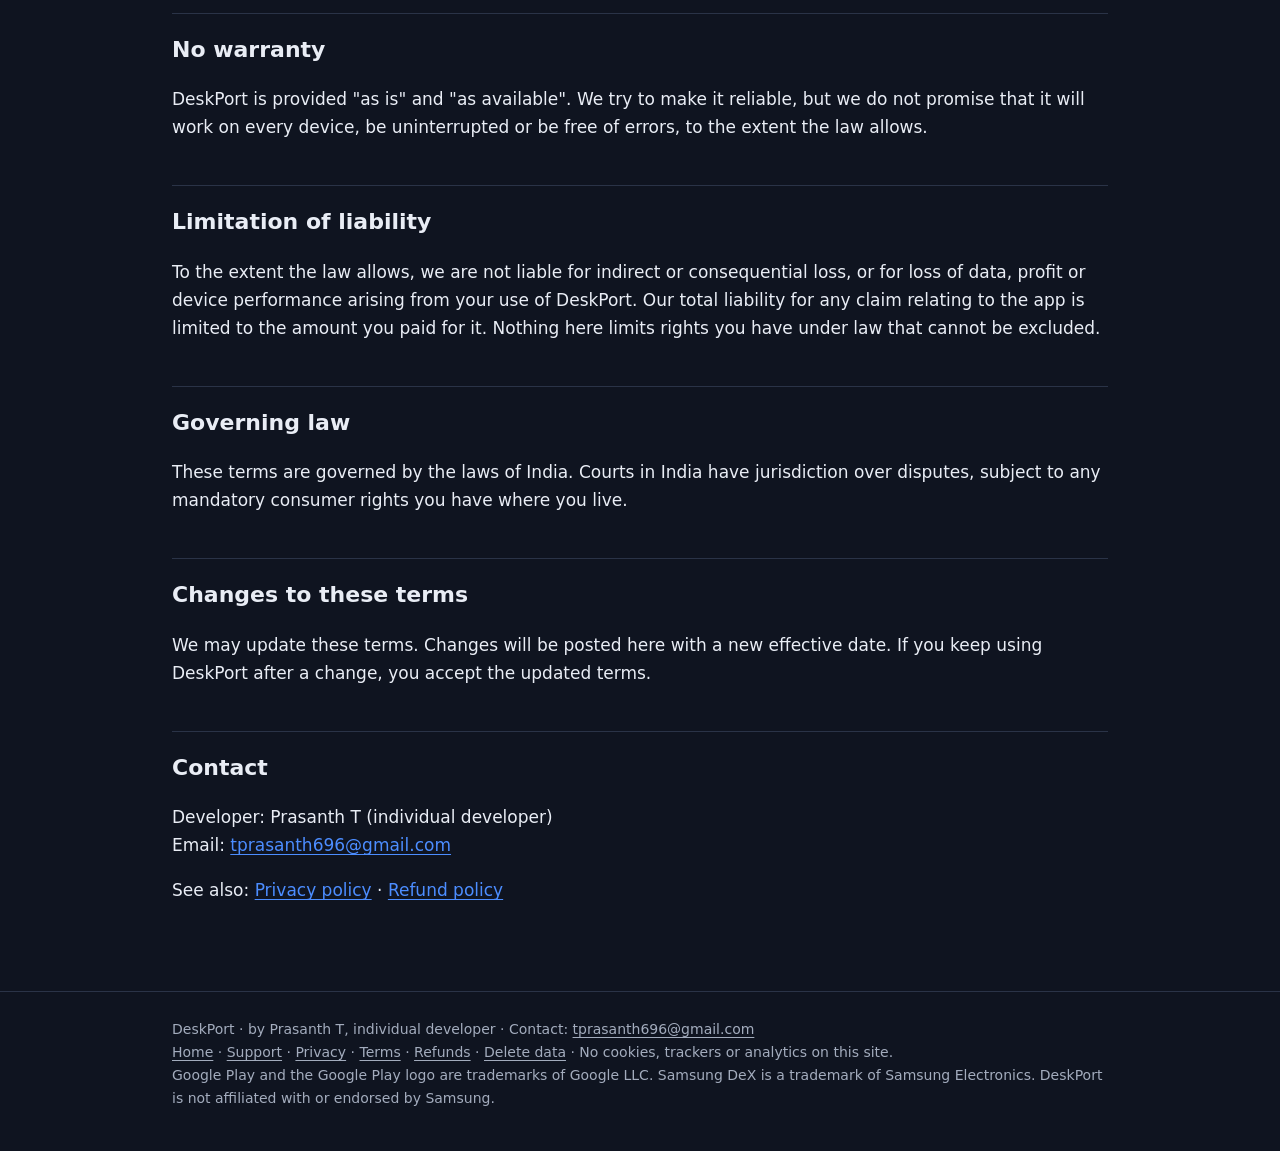
<file: terms.html>
<!doctype html>
<html lang="en">
<head>
<meta charset="utf-8">
<meta name="viewport" content="width=device-width, initial-scale=1">
<title>Terms of use | DeskPort</title>
<meta name="description" content="DeskPort terms of use: license, one-time Pro purchase, acceptable use, third-party apps, warranty and governing law.">
<meta name="theme-color" content="#0F1420">
<link rel="canonical" href="https://prasantht96.github.io/deskport-site/terms.html">
<meta property="og:type" content="website">
<meta property="og:site_name" content="DeskPort">
<meta property="og:title" content="Terms of use | DeskPort">
<meta property="og:description" content="DeskPort terms of use: license, one-time Pro purchase, acceptable use, third-party apps, warranty and governing law.">
<meta property="og:url" content="https://prasantht96.github.io/deskport-site/terms.html">
<meta property="og:image" content="https://prasantht96.github.io/deskport-site/assets/og-1200x675.jpg">
<meta name="twitter:card" content="summary_large_image">
<meta name="twitter:title" content="Terms of use | DeskPort">
<meta name="twitter:description" content="DeskPort terms of use: license, one-time Pro purchase, acceptable use, third-party apps, warranty and governing law.">
<meta name="twitter:image" content="https://prasantht96.github.io/deskport-site/assets/og-1200x675.jpg">
<link rel="icon" type="image/png" sizes="32x32" href="assets/favicon-32.png">
<link rel="apple-touch-icon" href="assets/icon-192.png">
<link rel="stylesheet" href="assets/style.css">
</head>
<body>
<header class="top"><div class="wrap">
<a class="brand" href="index.html"><img src="assets/icon-192.png" alt="" width="30" height="30"><span>DeskPort</span></a>
<nav><a href="index.html">Home</a><a href="support.html">Support</a><a href="privacy.html">Privacy</a><a href="terms.html" aria-current="page">Terms</a><a href="refunds.html">Refunds</a><a href="delete-data.html">Delete data</a></nav>
</div></header>
<main><div class="wrap">
<!-- Plain-language terms written for an individual developer. This is not legal advice; have it reviewed if needed. -->
<div class="doc">
<h1>Terms of use</h1>
<p class="sub">Effective date: 2026-10-14</p>
<p>These terms apply to your use of the DeskPort app (package <code>com.deskport.app</code>) and this website. DeskPort is made by an individual developer, Prasanth T ("we", "us"). By installing or using DeskPort you agree to these terms. If you do not agree, please do not use the app.</p>

<h2>License to use</h2>
<p>We give you a personal, non-exclusive, non-transferable license to install and use DeskPort on Android devices you own or control, for your own use. You may not copy, resell, redistribute or sublicense the app, or reverse engineer it except where the law allows it. Parts of DeskPort build on open-source software, which stays under its own licenses (for example scrcpy and the Shizuku API, both Apache License 2.0).</p>

<h2>Free version and Pro</h2>
<p>DeskPort has a free version and an optional Pro upgrade. Pro is a one-time purchase made through Google Play. It is not a subscription and does not renew. Payment, taxes and receipts are handled by Google Play under Google's terms. See our <a href="refunds.html">refund policy</a>.</p>
<p>Pro unlocks the features listed on the Google Play page and on our <a href="index.html">home page</a> at the time you buy. DeskPort will keep changing: we may add, change, rework or remove features, including how features are split between free and Pro, for example to follow Android changes, fix problems or improve the app. We will not remove the core Pro features you paid for without good reason, such as a change in Android or Google Play that makes them impossible.</p>

<h2>Acceptable use</h2>
<ul>
<li>Use DeskPort lawfully and only on devices and displays you are allowed to use.</li>
<li>Do not use DeskPort to break the rules of other apps or services, to bypass content protection (DRM) or to get around licensing controls.</li>
<li>Do not try to tamper with purchases, unlock Pro without paying, or interfere with how the app works for others.</li>
</ul>

<h2>Shizuku and third-party apps</h2>
<p>DeskPort needs Shizuku, a separate app that we do not make or control. Shizuku, Google Play, Android, your phone maker's software and the apps you run in DeskPort windows are provided by other parties under their own terms. We are not responsible for them, for changes they make, or for apps that do not work well in windows or on an external display (for example apps that use DRM). Phone makers may change their software in ways that stop DeskPort from working on a given phone.</p>

<h2>Your responsibility</h2>
<p>Driving an external display can warm your phone and use more battery. You are responsible for how you use your device, including keeping it charged, cool and backed up.</p>

<h2>No warranty</h2>
<p>DeskPort is provided "as is" and "as available". We try to make it reliable, but we do not promise that it will work on every device, be uninterrupted or be free of errors, to the extent the law allows.</p>

<h2>Limitation of liability</h2>
<p>To the extent the law allows, we are not liable for indirect or consequential loss, or for loss of data, profit or device performance arising from your use of DeskPort. Our total liability for any claim relating to the app is limited to the amount you paid for it. Nothing here limits rights you have under law that cannot be excluded.</p>

<h2>Governing law</h2>
<p>These terms are governed by the laws of India. Courts in India have jurisdiction over disputes, subject to any mandatory consumer rights you have where you live.</p>

<h2>Changes to these terms</h2>
<p>We may update these terms. Changes will be posted here with a new effective date. If you keep using DeskPort after a change, you accept the updated terms.</p>

<h2>Contact</h2>
<p>Developer: Prasanth T (individual developer)<br>Email: <a href="mailto:tprasanth696@gmail.com">tprasanth696@gmail.com</a></p>
<p>See also: <a href="privacy.html">Privacy policy</a> · <a href="refunds.html">Refund policy</a></p>
</div>
</div></main>
<footer><div class="wrap">
DeskPort · by Prasanth T, individual developer · Contact: <a href="mailto:tprasanth696@gmail.com">tprasanth696@gmail.com</a><br>
<a href="index.html">Home</a> · <a href="support.html">Support</a> · <a href="privacy.html">Privacy</a> · <a href="terms.html">Terms</a> · <a href="refunds.html">Refunds</a> · <a href="delete-data.html">Delete data</a> · No cookies, trackers or analytics on this site.<br>
Google Play and the Google Play logo are trademarks of Google LLC. Samsung DeX is a trademark of Samsung Electronics. DeskPort is not affiliated with or endorsed by Samsung.
</div></footer>
</body>
</html>
</file>
<file: assets/style.css>
:root{--bg:#0F1420;--panel:#161C2A;--panel2:#1E2638;--rule:#2a3347;--fg:#E9EDF5;--muted:#A3ACBD;--primary:#4C8DFF;--teal:#2EC4B6;--grad:linear-gradient(135deg,#3B6CFF,#19B5A5)}
*{box-sizing:border-box}html{-webkit-text-size-adjust:100%}
body{margin:0;background:var(--bg);color:var(--fg);font:17px/1.65 system-ui,-apple-system,"Segoe UI",Roboto,"Helvetica Neue",Arial,sans-serif}
a{color:var(--primary);text-underline-offset:3px}a:hover{color:#8bb4ff}
code{font:14px/1.4 ui-monospace,SFMono-Regular,Menlo,Consolas,monospace;background:var(--panel2);padding:1px 5px;border-radius:4px}
.wrap{max-width:980px;margin:0 auto;padding:0 22px}
header.top{border-bottom:1px solid var(--rule);background:rgba(15,20,32,.94);position:sticky;top:0;z-index:5;backdrop-filter:blur(6px)}
header.top .wrap{display:flex;align-items:center;justify-content:space-between;min-height:60px;gap:16px;flex-wrap:wrap}
.brand{display:inline-flex;align-items:center;gap:10px;color:var(--fg);text-decoration:none;font-weight:800;font-size:19px}
.brand img{width:30px;height:30px;border-radius:8px}
nav a{color:var(--muted);text-decoration:none;margin-left:18px;font-size:15px}nav a:hover,nav a[aria-current]{color:var(--fg)}
main{padding:40px 0 70px}
.hero{border-radius:18px;overflow:hidden;border:1px solid var(--rule)}
.hero img{display:block;width:100%;height:auto}
.lede{font-size:clamp(20px,3vw,26px);line-height:1.4;margin:28px 0 8px}
.sub{color:var(--muted);margin:0 0 22px}
.btn{display:inline-block;background:var(--grad);color:#fff;font-weight:700;text-decoration:none;padding:12px 22px;border-radius:999px;margin:6px 10px 6px 0}
.btn:hover{color:#fff;filter:brightness(1.1)}
.btn.ghost{background:transparent;color:var(--fg);border:1px solid var(--rule)}
.chips{display:flex;flex-wrap:wrap;gap:8px;margin:18px 0 6px;padding:0;list-style:none}
.chips li{border:1px solid rgba(46,196,182,.55);color:var(--teal);border-radius:999px;padding:4px 12px;font:600 13px/1.6 ui-monospace,Menlo,Consolas,monospace}
h1{font-size:clamp(28px,5vw,42px);line-height:1.15;margin:0 0 14px}
h2{font-size:22px;margin:44px 0 10px}
h3{font-size:18px;margin:26px 0 6px}
.feat{display:grid;grid-template-columns:repeat(auto-fill,minmax(250px,1fr));gap:14px;padding:0;list-style:none}
.feat li{background:var(--panel);border:1px solid var(--rule);border-radius:12px;padding:14px 16px}
.feat span{display:block;color:var(--muted);font-size:15px}
.steps{counter-reset:s;padding:0;list-style:none;display:grid;grid-template-columns:repeat(auto-fill,minmax(250px,1fr));gap:14px}
.steps li{counter-increment:s;background:var(--panel);border:1px solid var(--rule);border-radius:12px;padding:14px 16px}
.steps li::before{content:counter(s);display:inline-flex;align-items:center;justify-content:center;width:28px;height:28px;border-radius:50%;background:var(--grad);font-weight:800;margin-bottom:6px}
.steps span{display:block;color:var(--muted);font-size:15px}
.shot{margin:34px 0 0;border-radius:14px;overflow:hidden;border:1px solid var(--rule)}.shot img{display:block;width:100%;height:auto}
.tablewrap{overflow-x:auto}
table{border-collapse:collapse;width:100%;background:var(--panel);border:1px solid var(--rule);border-radius:12px;font-size:15px}
th,td{text-align:left;padding:10px 14px;border-bottom:1px solid var(--rule);vertical-align:top}
th{background:var(--panel2)}tr:last-child td{border-bottom:0}
.doc h2{border-top:1px solid var(--rule);padding-top:18px}
.doc ul,.doc ol{padding-left:22px}
.note{background:var(--panel);border-left:3px solid var(--teal);padding:10px 16px;border-radius:0 10px 10px 0;color:#cfd5e1}
details{background:var(--panel);border:1px solid var(--rule);border-radius:12px;padding:12px 16px;margin:10px 0}
summary{cursor:pointer;font-weight:650}details p,details ol,details ul{color:#cfd5e1}
footer{border-top:1px solid var(--rule);color:var(--muted);font-size:14px;padding:26px 0 40px}
footer a{color:var(--muted)}
:focus-visible{outline:2px solid var(--teal);outline-offset:2px}
@media (max-width:640px){nav a{margin-left:0;margin-right:14px;font-size:14px}nav{width:100%}}
</file>
